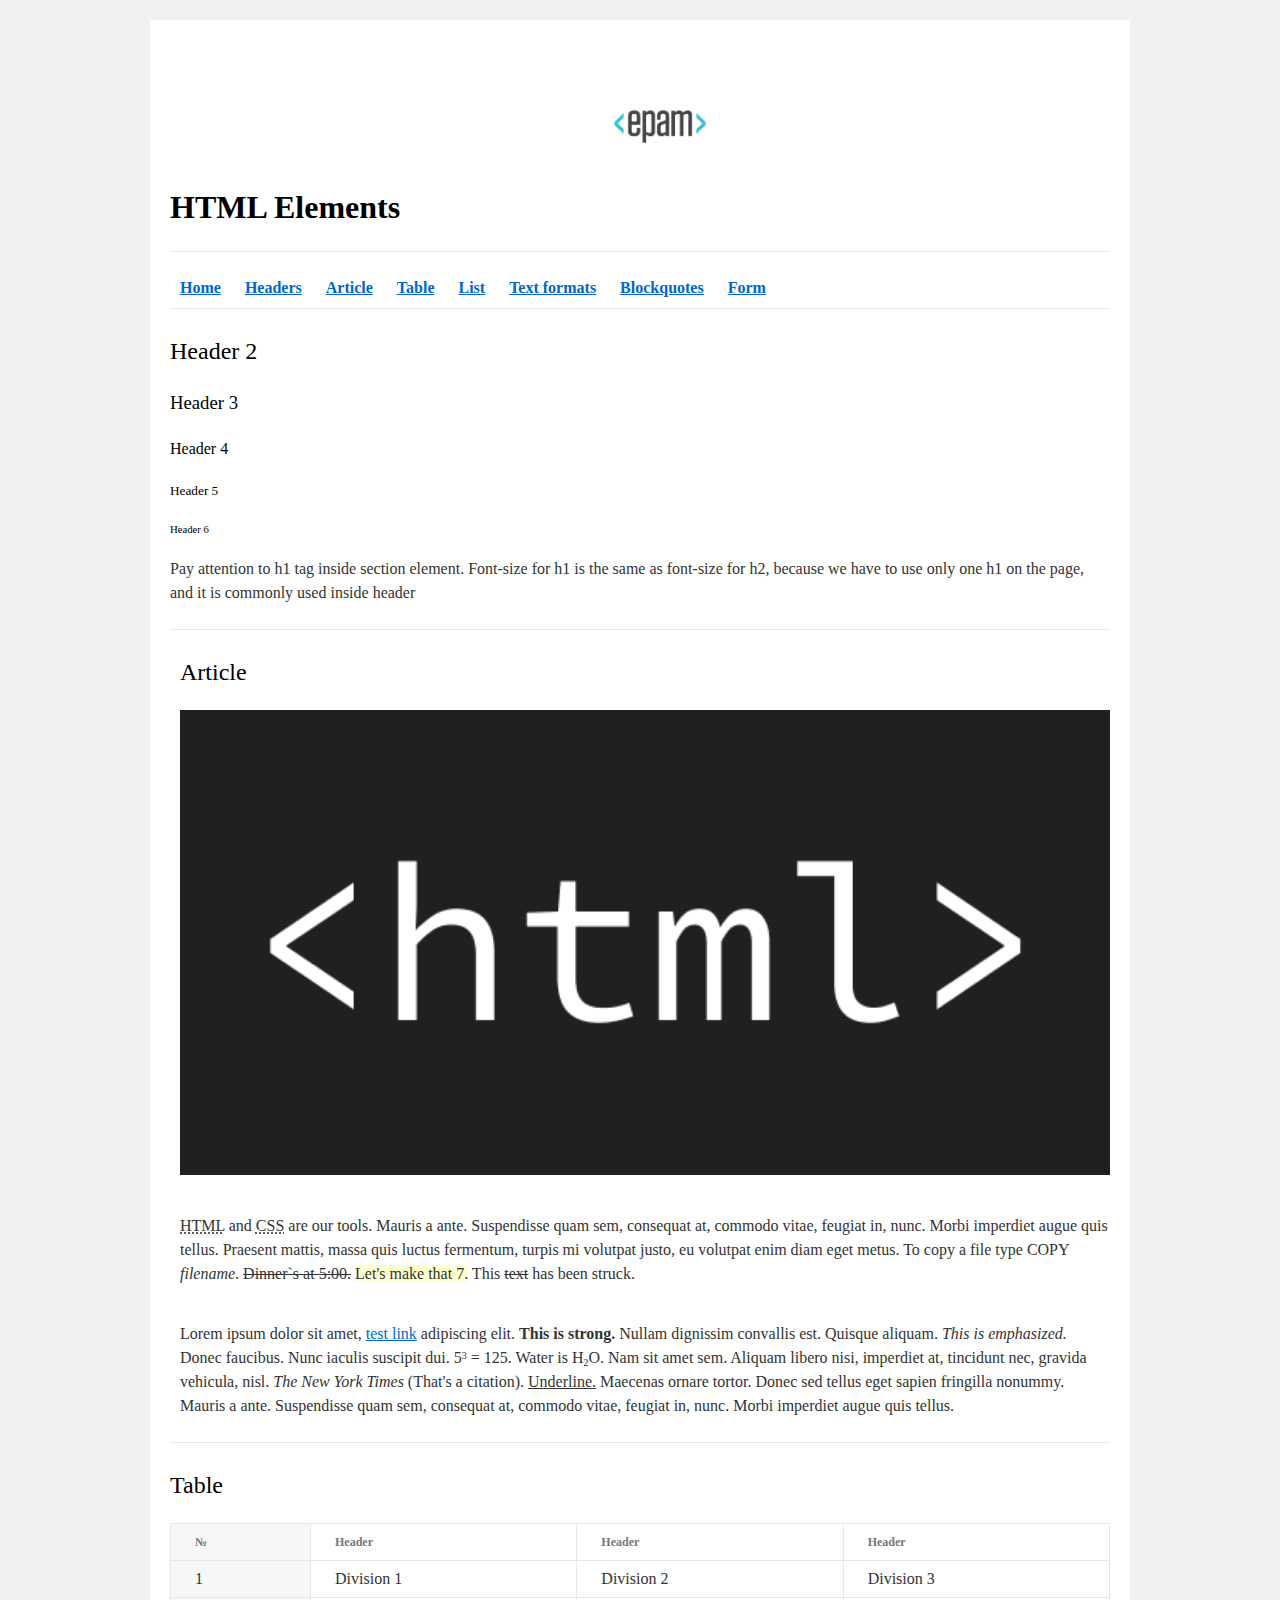
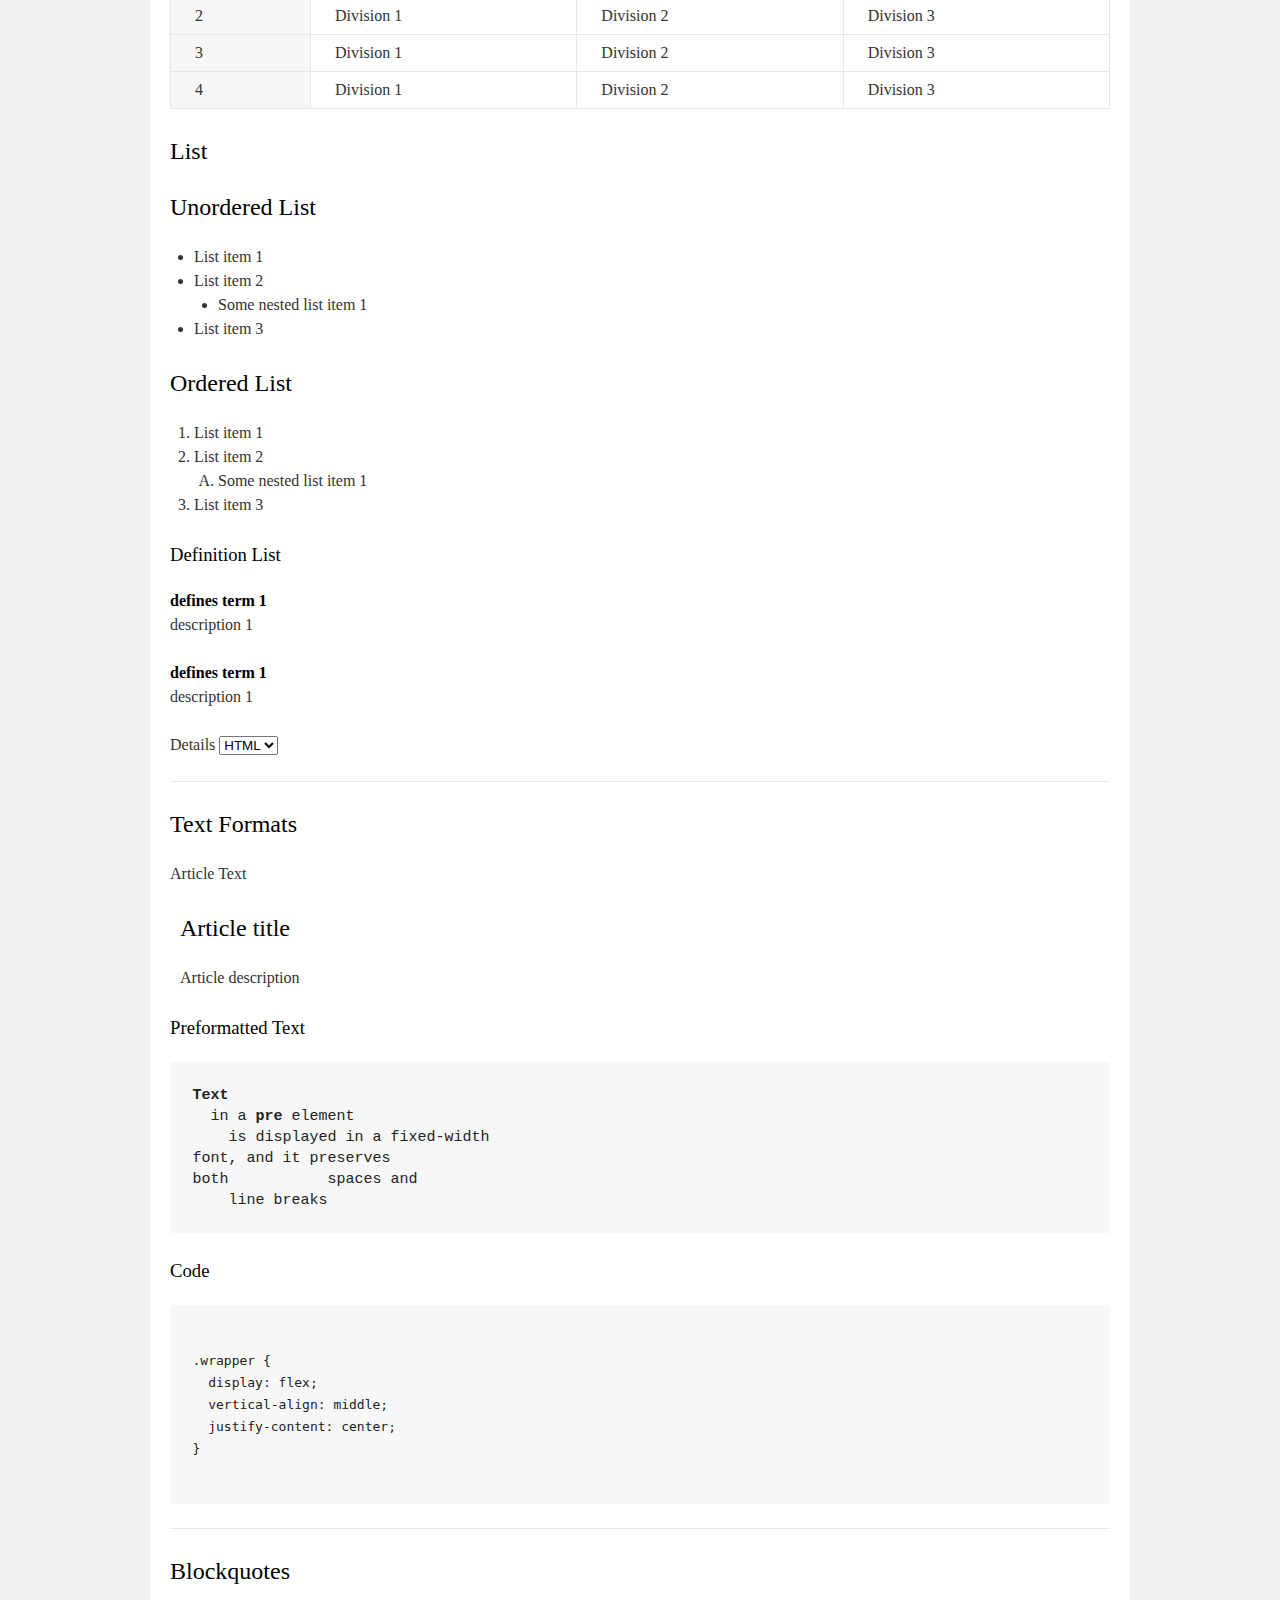
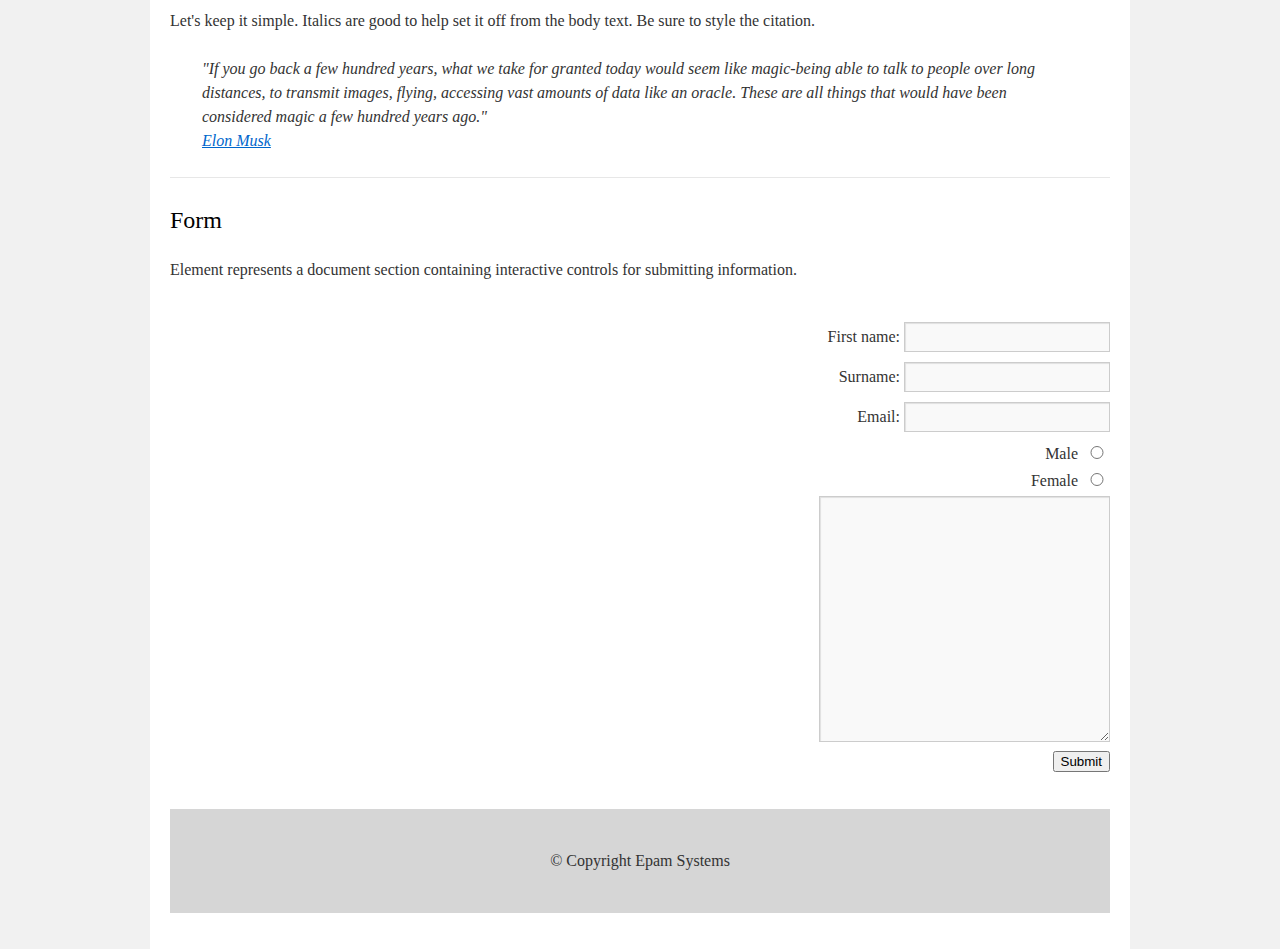
<file: HW1/index.html>
<!DOCTYPE html>
<html lang="en">

<head>
  <meta charset="utf-8">
  <title>HTML Basics</title>
  <link rel="stylesheet" href="style.css">
</head>

<body>
  <div id="wrapper">
    <div id="main">
      <div id="container">
        <div id="content" role="main">
        
          <header id="header">
            <img id="logo" alt="Company Logo" src="logo.png">
          <h1><b>HTML Elements</b></h1>
          <hr />
          <nav>
            
              <a href='#header'><b>Home</b></a>
              <a href='#headers'><b>Headers</b></a>
              <a href='#article'><b>Article</b></a>
              <a href='#table'><b>Table</b></a>
              <a href='#list'><b>List</b></a>
              <a href='#text-formats'><b>Text formats</b></a>
              <a href='#blockquotes'><b>Blockquotes</b></a>
              <a href='#form'><b>Form</b></a>
            
          </nav>
          
          <hr />
        </header>
        <main>
<section id="headers">
  <h2>Header 2</h2>
  <h3>Header 3</h3>
  <h4>Header 4</h4>
  <h5>Header 5</h5>
  <h6>Header 6</h6>
  <p>Pay attention to h1 tag inside section element. Font-size for h1 is the same as font-size for h2, because we have to use only one h1 on the page, and it is commonly used inside header</p>
</section>
<hr />
<article id="article">
  <h2>Article</h2>
  <img class="size-thumbnail" src="thumbnail.png" alt="Big HTML Picture">
  <p class="entry-content entry-summary"><abbr title="HyperText Markup Language">HTML</abbr> and <abbr title="Cascading Style Sheets">CSS</abbr> are our tools. Mauris a ante. Suspendisse quam sem, consequat at, commodo vitae, feugiat in, nunc. Morbi imperdiet augue quis tellus. Praesent mattis, massa quis luctus fermentum, turpis mi volutpat justo, eu volutpat enim diam eget metus. To copy a file type COPY <i>filename</i>. <del>Dinner`s at 5:00.</del> <ins>Let's make that 7.</ins> This <del>text</del> has been struck.</p>


    <p class="entry-content entry-summary">Lorem ipsum dolor sit amet, <a href="#">test link</a> adipiscing elit. <strong>This is strong.</strong> Nullam dignissim convallis est. Quisque aliquam. <em>This is emphasized.</em> Donec faucibus. Nunc iaculis suscipit dui. 5<sup>3</sup> = 125. Water is H<sub>2</sub>O. Nam sit amet sem. Aliquam libero nisi, imperdiet at, tincidunt nec, gravida vehicula, nisl. <cite>The New York Times</cite> (That's a citation). <u>Underline.</u> Maecenas ornare tortor. Donec sed tellus eget sapien fringilla nonummy. Mauris a ante. Suspendisse quam sem, consequat at, commodo vitae, feugiat in, nunc. Morbi imperdiet augue quis tellus.</p>
</article>
<hr />
<section id="table">
  <h2>Table</h2>
  <table>
    <colgroup>
    <col span='1' style='background-color:#f7f7f7'>
    <col span="3">
  </colgroup>
    
    <tr>
      <th>№</th>
      <th>Header</th>
      <th>Header</th>
      <th>Header</th>
    </tr>
    <tr>
      <td>1</td>
      <td>Division 1</td>
      <td>Division 2</td>
      <td>Division 3</td>
    </tr>
    <tr>
      <td>2</td>
      <td>Division 1</td>
      <td>Division 2</td>
      <td>Division 3</td>
    </tr>
    <tr>
      <td>3</td>
      <td>Division 1</td>
      <td>Division 2</td>
      <td>Division 3</td>
    </tr>
    <tr>
      <td>4</td>
      <td>Division 1</td>
      <td>Division 2</td>
      <td>Division 3</td>
    </tr>
  </table>
</section>
<section id="list">
  <h2>List</h2>
  <h2>Unordered List</h2>
  <ul>
    <li>List item 1</li>
    <li>List item 2
    
    <ul>
      <li>Some nested list item 1</li>
    </ul></li>
<li>List item 3</li>
  </ul>
  <h2>Ordered List</h2>
  <ol>
    <li>List item 1</li>
    <li>List item 2
    <ol>
      <li>Some nested list item 1</li>
    </ol></li>
    <li>List item 3</li>
  </ol>
  <h3>Definition List</h3>
  <dl><dt>defines term 1</dt>
  <dd>description 1</dd>
  <dt>defines term 1</dt>
  <dd>description 1</dd></dl>
  <p>Details
  <select>
    <option>HTML</option>
    <option>CSS</option>
    <option>JS</option></select></p> 
</section>
<hr />
<section id="text-formats">
  <h2>Text Formats</h2>
  <p>Article Text</p>
  <article>
    <h2>Article title</h2>
    <p>Article description</p>
  </article>
  <h3>Preformatted Text</h3>
  <pre><b>Text</b>
  in a <b>pre</b> element
    is displayed in a fixed-width
font, and it preserves
both           spaces and
    line breaks</pre>
      <h3>Code</h3>
      <pre><code>
.wrapper {
  display: flex;
  vertical-align: middle;
  justify-content: center;
}
          </code> </pre>
</section>
<hr />

  <h2 id="blockquotes">Blockquotes</h2>
  <p>Let's keep it simple. Italics are good to help set it off from the body text. Be sure to style the citation.</p>
  <blockquote>"If you go back a few hundred years, what we take for granted today would seem like magic-being able to talk to people over long distances, to transmit images, flying, accessing vast amounts of data like an oracle. These are all things that would have been considered magic a few hundred years ago." <br />          
    <a href='https://en.wikipedia.org/wiki/Elon_Musk'>Elon Musk</a></blockquote>

<hr />
<section>
  <h2>Form</h2>
  <p>Element represents a document section containing interactive controls for submitting information.</p>
  
    <form id="form" method="get" name="form">
      
      <label for="fname">First name: <input id="fname" type="text"></label>
      <br />
      <label for="surname">Surname: <input id="surname" type="text" name="surname"></label>
      <br />
      <label for="email">Email: <input id="email" type="email"></label>
      <br />
      <label for="male">Male <input id="male" type="radio" name="gender" value="Male"></label>
      <br />
      <label for="female">Female <input id="female" type="radio" value="Female" name="gender"></label>
      <br />
      <textarea cols='30' rows="10"></textarea><br />
      <button type="submit">Submit</button>
    
    </form>
  
</section>
</main>
<footer>
  &copy; Copyright Epam Systems
</footer>



        </div>
      </div>
    </div>
  </div>
</body>

</html>
</file>
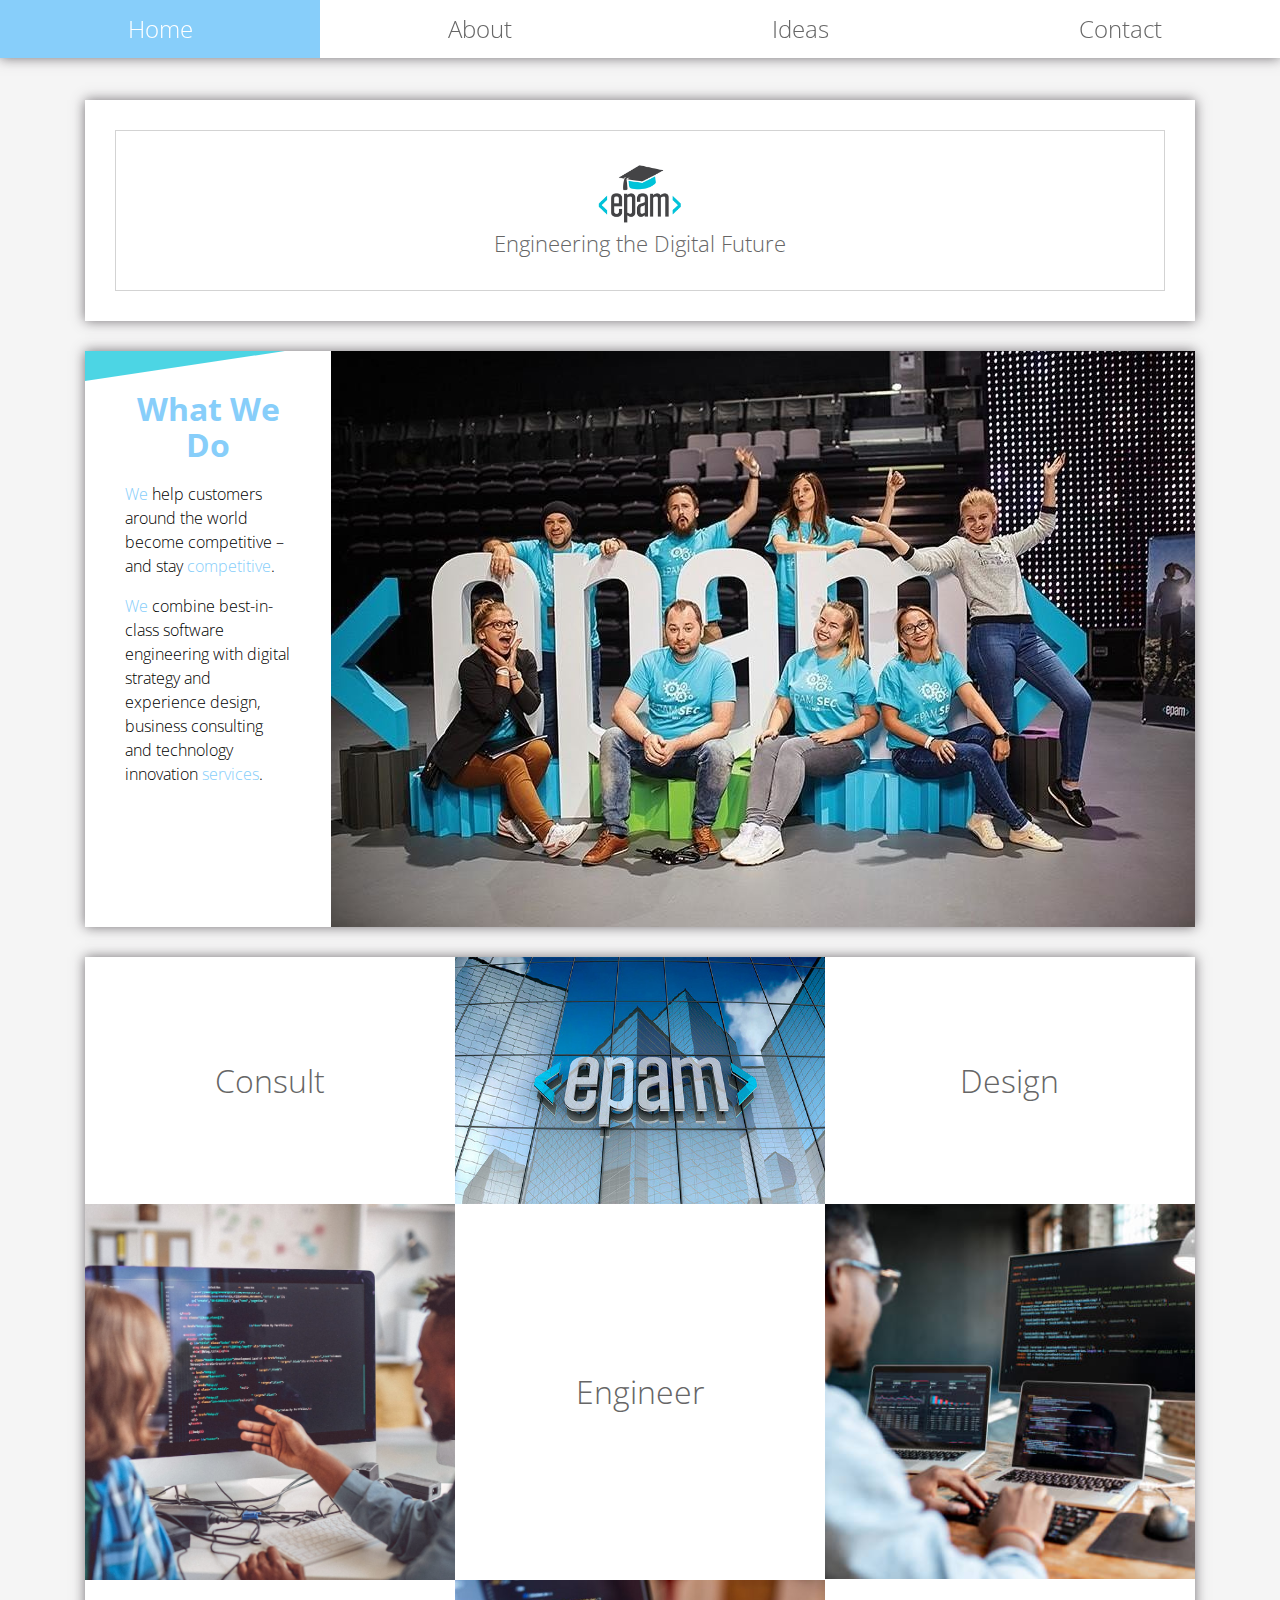
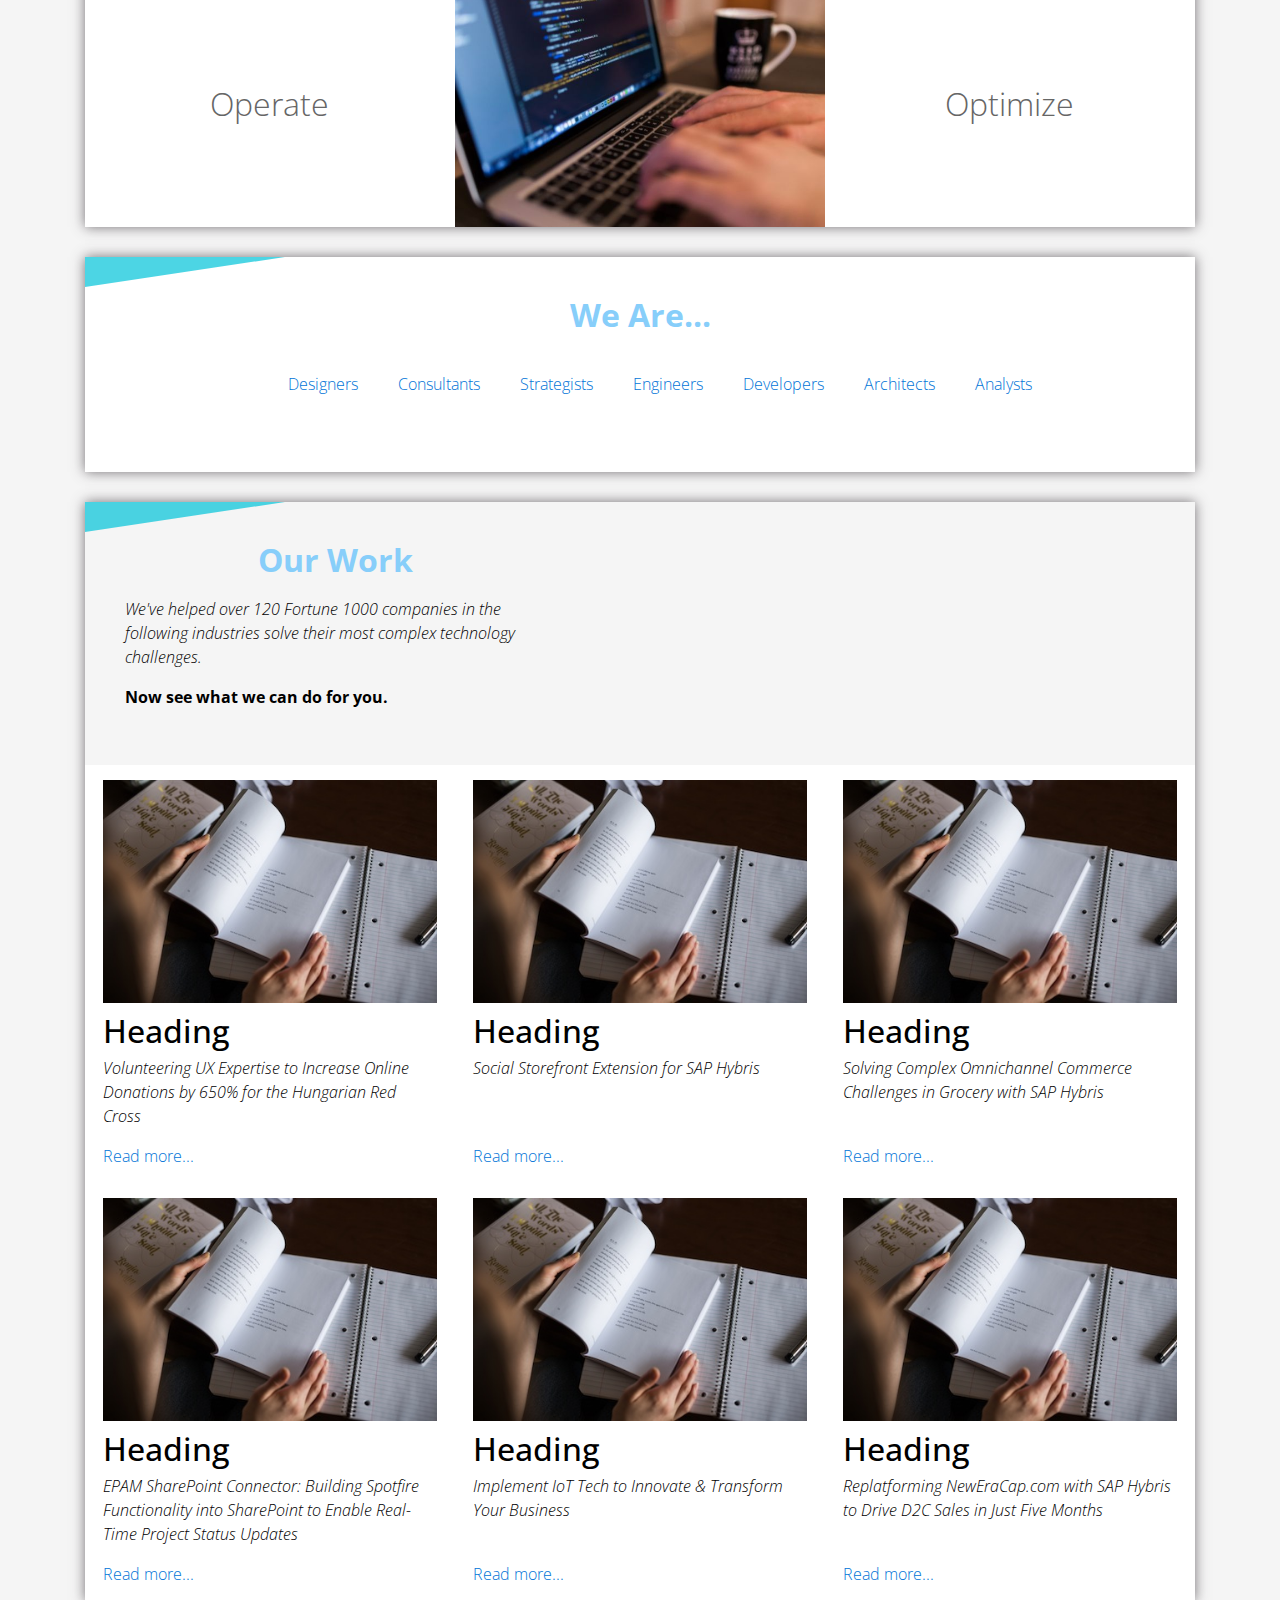
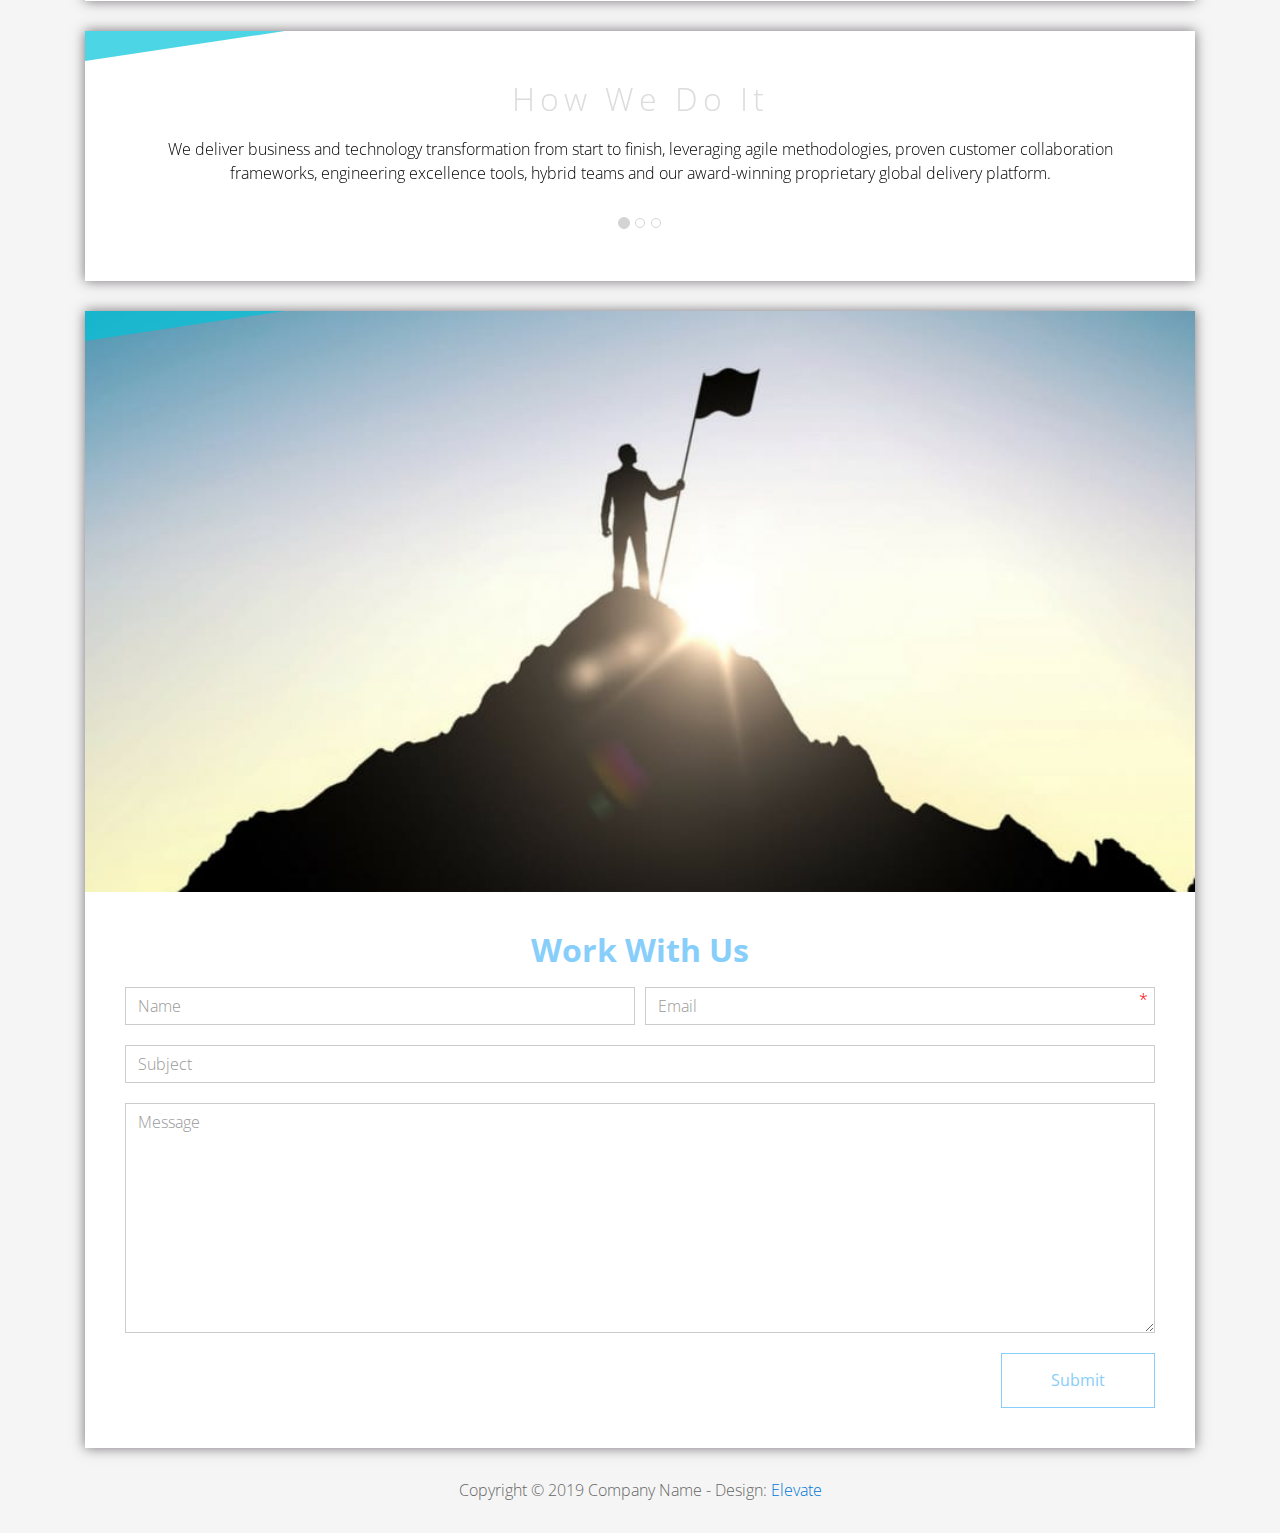
<file: HW2/index.html>
<!DOCTYPE html>
<html lang="en">
<head>
  <meta charset="utf-8">
  <meta http-equiv="X-UA-Compatible" content="IE=edge">
  <meta name="viewport" content="width=device-width, initial-scale=1">

  <title>CSS Basics HW</title>



  <!-- load stylesheets -->
  <link rel="stylesheet" href="http://fonts.googleapis.com/css?family=Open+Sans:300,400">
  <!-- Google web font "Open Sans" -->
  <link rel="stylesheet" href="css/bootstrap.min.css">
  <!-- Bootstrap style -->
  <link rel="stylesheet" href="css/general.css">
  <link rel="stylesheet" href="css/style.css">
  <!-- Templatemo style -->
</head>

<body>
<div class="container">

  <div class="tm-sidebar">
    <nav class="tm-main-nav">
      <ul>
        <li class="tm-nav-item"><a href="#home" class="tm-nav-item-link">Home</a></li>
        <li class="tm-nav-item"><a href="#about" class="tm-nav-item-link">About</a></li>
        <li class="tm-nav-item"><a href="#ideas" class="tm-nav-item-link">Ideas</a></li>
        <li class="tm-nav-item"><a href="#contact" class="tm-nav-item-link">Contact</a></li>
      </ul>
    </nav>
  </div>

  <div class="tm-main-content">

    <div id="home" class="tm-content-box tm-content-header margin-b-10">
      <div class="tm-banner">
        <div class="tm-banner-inner">
          <img src="img/epam_logo.png" width="100" alt="">
          <p class="tm-banner-text">Engineering the Digital Future</p>
        </div>
      </div>
    </div>

    <section>
      <div id="main" class="tm-content-box flex-2-col">

        <div class="padding-medium flex-item tm-team-description-container flex-item">
          <h2 class="tm-section-title section-title">What We Do</h2>
          <p class="tm-section-description"><span class="color-blue">We</span> help customers around the world become competitive – and stay <span class="color-blue">competitive</span>.</p>
          <p class="tm-section-description"><span class="color-blue">We</span> combine best-in-class software engineering with digital strategy and experience design, business consulting and technology innovation <span class="color-blue">services</span>.</p>
        </div>
        <div class="flex-item">
          <img src="img/epamers.jpg" alt="epam-mexico">
        </div>

      </div>

      <div id="about" class="tm-content-box">

        <ul class="boxes gallery-container">
          <li class="box box-bg">
            <h2 class="tm-section-title tm-section-title-box tm-box-bg-title">Consult</h2>
          </li>
          <li class="box">
            <a href="img/img-1.jpg">
              <img src="img/img-1.jpg" alt="Image" class="img-fluid thumbnail box-img">
            </a>
          </li>
          <li class="box box-bg">
            <h2 class="tm-section-title tm-section-title-box tm-box-bg-title">Design</h2>
          </li>
          <li class="box">
            <a href="img/img-2.jpg">
              <img src="img/img-2.jpg" alt="Image" class="img-fluid thumbnail box-img">
            </a>
          </li>
          <li class="box box-bg">
            <h2 class="tm-section-title tm-section-title-box tm-box-bg-title">Engineer</h2>
          </li>
          <li class="box">
            <a href="img/img-3.jpg">
              <img src="img/img-3.jpg" alt="Image" class="img-fluid thumbnail box-img">
            </a>
          </li>
          <li class="box box-bg">
            <h2 class="tm-section-title tm-section-title-box tm-box-bg-title">Operate</h2>
          </li>
          <li class="box">
            <a href="img/idea-4.jpg">
              <img src="img/img-4.jpg" alt="Image" class="img-fluid thumbnail box-img">
            </a>
          </li>
          <li class="box box-bg">
            <h2 class="tm-section-title tm-section-title-box tm-box-bg-title">Optimize</h2>
          </li>
        </ul>

      </div>

    </section>

    <!-- slider -->
    <section id="we-are" class="heading tm-content-box">
      <div class="padding-medium">
        <h2 class="tm-section-title section-title">We are...</h2>
        <ol>
          <li><a href="#" class="text">Designers</a></li>
          <li><a href="#">Consultants</a></li>
          <li><a href="#" class="text">Strategists</a></li>
          <li><a href="#">Engineers</a></li>
          <li><a href="#">Developers</a></li>
          <li><a href="#">Architects</a></li>
          <li><a href="#">Analysts</a></li>
        </ol>
      </div>
    </section>

    <section id="our-work" class="blocks">
      <div class="padding-medium flex-item tm-team-description-container">
        <h2 class="tm-section-title section-title">Our Work</h2>
        <p class="tm-section-description">We've helped over 120 Fortune 1000 companies in the following industries solve their most complex technology challenges. </p>
        <p class="tm-section-description"> Now see what we can do for you.</p>
      </div>
      <div  class="tm-content-box">
        <ul class="boxes gallery-container">
          <li class="box box-work">
            <img src="img/study.jpeg" alt="Image" class="img-fluid">
            <div class="content">
              <h2>Heading</h2>
              <p>Volunteering UX Expertise to Increase Online Donations by 650% for the Hungarian Red Cross</p>
            </div>
            <a href="#" class="link">Read more...</a>
          </li>
          <li class="box box-work">
            <img src="img/study.jpeg" alt="Image" class="img-fluid">
            <div class="content">
              <h2>Heading</h2>
              <p>Social Storefront Extension for SAP Hybris</p>
            </div>
            <a href="#" class="link">Read more...</a>
          </li>
          <li class="box box-work">
            <img src="img/study.jpeg" alt="Image" class="img-fluid">
            <div class="content">
              <h2>Heading</h2>
              <p>Solving Complex Omnichannel Commerce Challenges in Grocery with SAP Hybris</p>
            </div>
            <a href="#" class="link">Read more...</a>
          </li>
          <li class="box box-work">
            <img src="img/study.jpeg" alt="Image" class="img-fluid">
            <div class="content">
              <h2>Heading</h2>
              <p>EPAM SharePoint Connector: Building Spotfire Functionality into SharePoint to Enable Real-Time Project Status Updates</p>
            </div>
            <a href="#" class="link">Read more...</a>
          </li>
          <li class="box box-work">
            <img src="img/study.jpeg" alt="Image" class="img-fluid">
            <div class="content">
              <h2>Heading</h2>
              <p>Implement IoT Tech to Innovate &amp; Transform Your Business</p>
            </div>
            <a href="#" class="link">Read more...</a>
          </li>
          <li class="box box-work">
            <img src="img/study.jpeg" alt="Image" class="img-fluid">
            <div class="content">
              <h2>Heading</h2>
              <p>Replatforming NewEraCap.com with SAP Hybris to Drive D2C Sales in Just Five Months</p>
            </div>
            <a href="#" class="link">Read more...</a>
          </li>
        </ul>

      </div>
    </section>

    <section id="ideas">
      <div id="tmCarousel" class="carousel slide tm-content-box" data-ride="carousel">

        <ol class="carousel-indicators">
          <li data-target="#tmCarousel" data-slide-to="0" class="active"></li>
          <li data-target="#tmCarousel" data-slide-to="1" class=""></li>
          <li data-target="#tmCarousel" data-slide-to="2" class=""></li>
        </ol>

        <div class="carousel-inner" role="listbox">

          <div class="carousel-item active">
            <div class="carousel-content">
              <div class="flex-item">
                <h2 class="tm-section-title">How We Do It</h2>
                <p class="tm-section-description carousel-description">We deliver business and technology transformation from start to finish, leveraging agile methodologies, proven customer collaboration frameworks, engineering excellence tools, hybrid teams and our award-winning proprietary global delivery platform.</p>
              </div>
            </div>
          </div>

          <div class="carousel-item">
            <div class="carousel-content">
              <div class="flex-item">
                <h2 class="tm-section-title">Our Clients</h2>
                <p class="tm-section-description carousel-description">Lorem ipsum dolor sit amet,
                  consectetur adipiscing elit. Quisque vel nisi pharetra nibh varius pharetra ac
                  sagittis nisi. Etiam pharetra vestibulum hendrerit. Pellentesque interdum metus
                  sed massa rutrum.</p>
              </div>
            </div>
          </div>

          <div class="carousel-item">
            <div class="carousel-content">
              <div class="flex-item">
                <h2 class="tm-section-title">Our Projects</h2>
                <p class="tm-section-description carousel-description">Donec ex libero, fringilla
                  vitae purus sit amet, rhoncus pharetra lorem. Pellentesque id sem id lacus
                  ultricies vehicula. Aliquam rutrum mi non. Pellentesque interdum metus sed massa
                  rutrum.</p>
              </div>
            </div>
          </div>

        </div>

      </div>
    </section>

    <section id="forms" class="tm-content-box">
      <img src="img/contact-us.jpg" alt="Contact image" class="img-fluid img-contact-us">

      <div id="contact" class="padding-medium">
        <h2 class="tm-section-title section-title">Work with Us</h2>
        <form action="#contact" method="get" class="contact-form">

          <div class="form-group col-xs-12 col-sm-12 col-md-6 col-lg-6 form-group-2-col-left">
            <input type="text" id="contact_name" name="contact_name" class="form-control"
                   placeholder="Name" required/>
          </div>
          <div class="form-group col-xs-12 col-sm-12 col-md-6 col-lg-6 form-group-2-col-right mandatory-field">
            <input type="email" id="contact_email" name="contact_email" class="form-control"
                   placeholder="Email" required/>
          </div>
          <div class="form-group">
            <input type="text" id="contact_subject" name="contact_subject" class="form-control"
                   placeholder="Subject" required/>
          </div>
          <div class="form-group">
            <textarea id="contact_message" name="contact_message" class="form-control" rows="9"
                      placeholder="Message" required></textarea>
          </div>

          <button type="submit" class="btn btn-primary submit-btn">Submit</button>

        </form>
      </div>
    </section>

    <footer class="tm-footer">
      <p class="text-xs-center">Copyright &copy; 2019 Company Name

        - Design: <a rel="nofollow" href="http://www.templatemo.com/tm-481-elevate"
                     target="_parent">Elevate</a></p>
    </footer>

  </div>

</div>

</body>
</html>
</file>
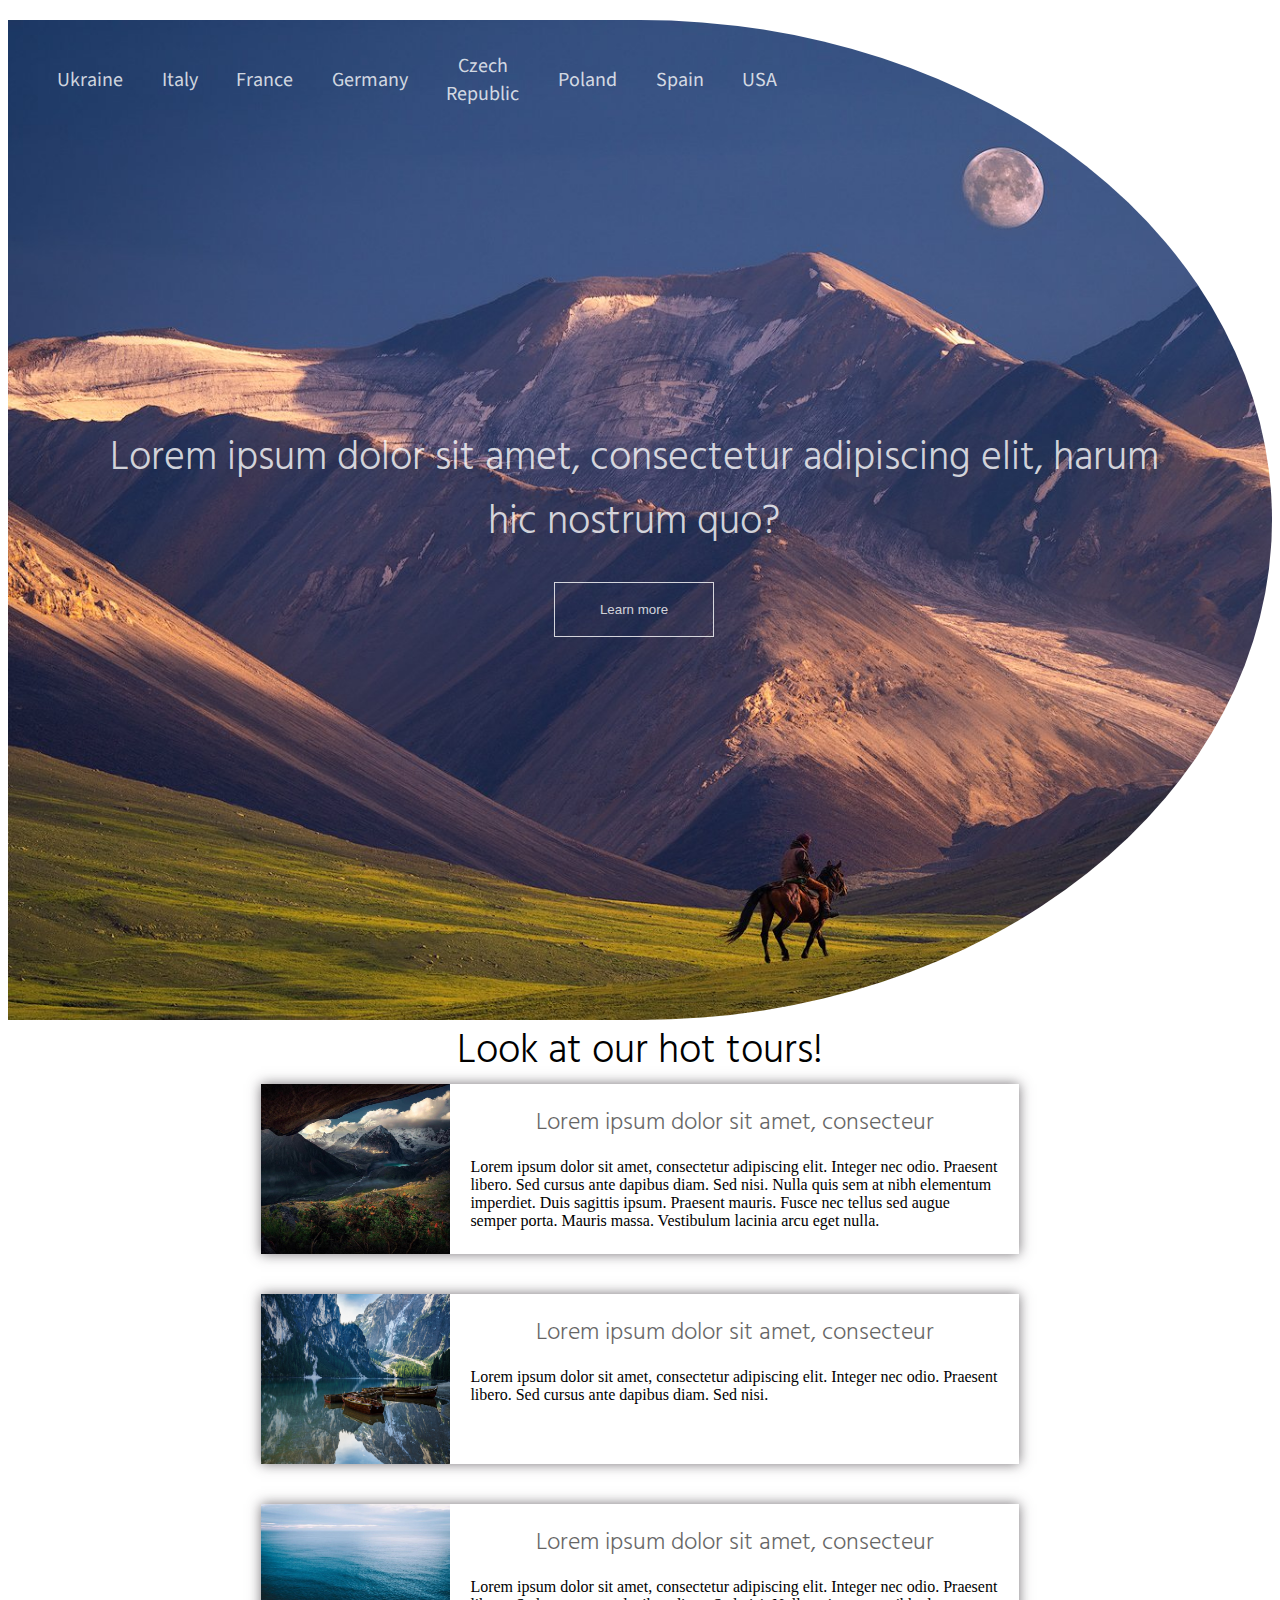
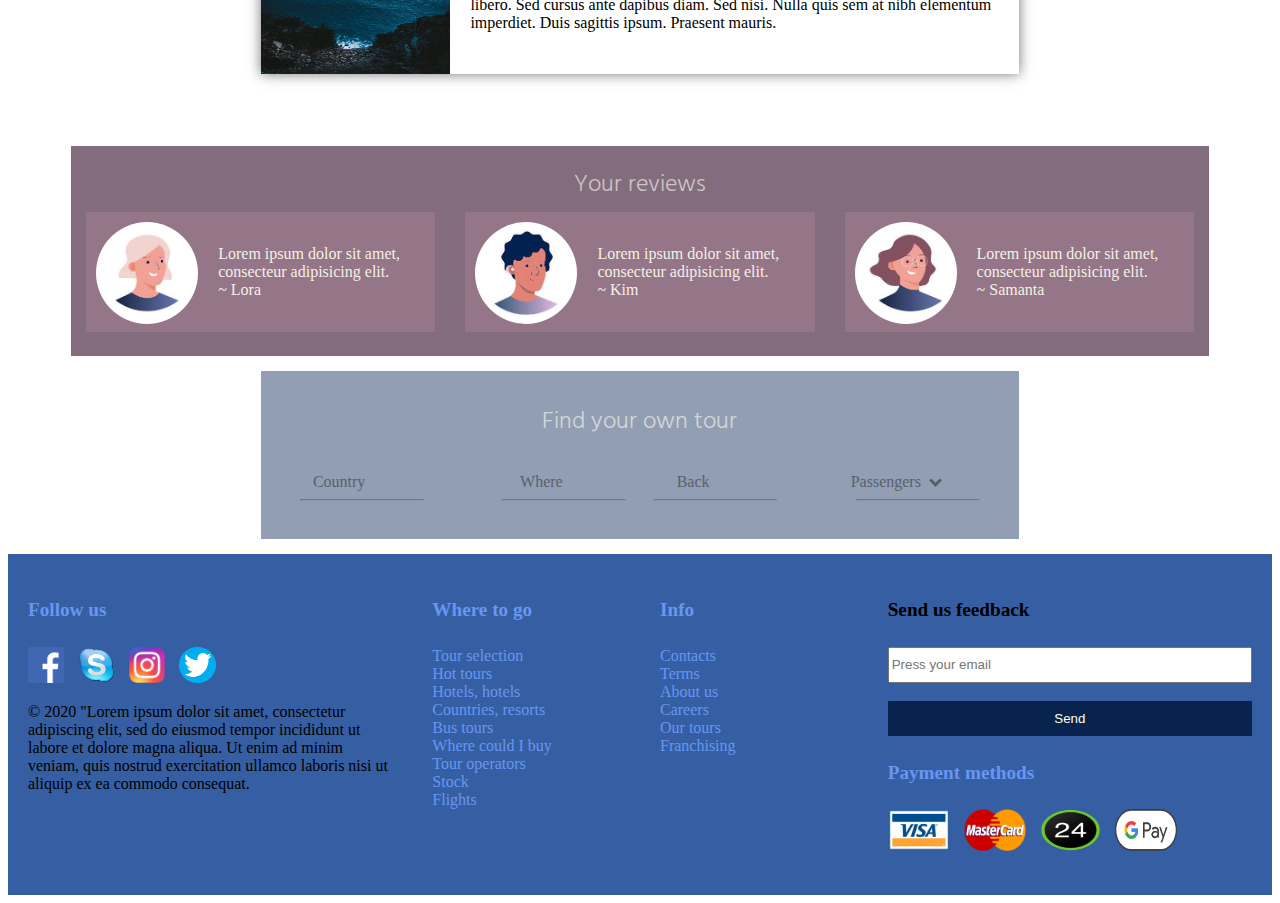
<file: HW3/index.html>
<!DOCTYPE html>
<html lang="en">

<head>
    <meta charset="UTF-8">
    <meta name="viewport" content="width=device-width, initial-scale=1.0">
    <meta http-equiv="X-UA-Compatible" content="ie=edge">
    <link href="https://fonts.googleapis.com/css?family=Hind:400,600%7CSource+Sans+Pro:400,600,700%7CFresca"
          rel="stylesheet"/>
    <title>Pre & Post Processing CSS</title>

    <link rel="stylesheet" type="text/css" href="css/style1.css">
    <!--    <link rel="stylesheet" type="text/css" href="css/style2.css">-->
</head>
<body>
    <div class="banner">
<nav>
    <a href="#">Ukraine</a>
    <a href="#">Italy</a>
    <a href="#">France</a>
    <a href="#">Germany</a>
    <a href="#">Czech <br> Republic</a>
    <a href="#">Poland</a>
    <a href="#">Spain</a>
    <a href="#">USA</a>
</nav>
<div class="central-content">
    <h1>Lorem ipsum dolor sit amet, consectetur adipiscing elit, harum hic nostrum quo?</h1>
    <button>Learn more</button>
</div>

    </div>
    <main>
        <div class="content">
            <h2>Look at our hot tours!</h2>
            <div class="details">
                <img src="img/1.jpg" alt="">
                <div class="text">
                    <h3>Lorem ipsum dolor sit amet, consecteur</h3>
                    <p>Lorem ipsum dolor sit amet, consectetur adipiscing elit. Integer nec odio. Praesent libero. Sed cursus ante dapibus diam. Sed nisi. Nulla quis sem at nibh elementum imperdiet. Duis sagittis ipsum. Praesent mauris. Fusce nec tellus sed augue semper porta. Mauris massa. Vestibulum lacinia arcu eget nulla. </p>
                </div> 
            </div>
            <div class="details">
                <img src="img/2.jpg" alt="">
                <div class="text">
                    <h3>Lorem ipsum dolor sit amet, consecteur</h3>
                    <p>Lorem ipsum dolor sit amet, consectetur adipiscing elit. Integer nec odio. Praesent libero. Sed cursus ante dapibus diam. Sed nisi. </p>
                </div> 
            </div>
            <div class="details">
                <img src="img/3.jpg" alt="">
                <div class="text">
                    <h3>Lorem ipsum dolor sit amet, consecteur</h3>
                    <p>Lorem ipsum dolor sit amet, consectetur adipiscing elit. Integer nec odio. Praesent libero. Sed cursus ante dapibus diam. Sed nisi. Nulla quis sem at nibh elementum imperdiet. Duis sagittis ipsum. Praesent mauris. </p>
                </div> 
            </div>
        </div>
        <div class="reviews">
            <h4>Your reviews</h4>
            <div class="rev-blocks">
            <div class="rev">
                <img src="img/woman.jpg" alt="">
                <p>Lorem ipsum dolor sit amet, consecteur adipisicing elit. <br> ~ Lora</p>
            </div>
            <div class="rev">
                <img src="img/man.jpg" alt="">
                <p>Lorem ipsum dolor sit amet, consecteur adipisicing elit. <br> ~ Kim</p>
            </div>
            <div class="rev">
                <img src="img/woman2.jpg" alt="">
                <p>Lorem ipsum dolor sit amet, consecteur adipisicing elit. <br> ~ Samanta</p>
            </div>
        </div>
        </div>
        <div class="find-tour">
            <h4>Find your own tour</h4>
            <form>
                <div class="label"><label>Country</label><hr></div>
                <div id="center"><div class="label"><label>Where</label><hr></div>
                <div class="label"><label>Back</label><hr></div></div>
                <div class="label"><label>Passengers<i class="down"></i></label><hr></div>
            </form>
        </div>
    </main>
    <footer>
        <div class="follow-us">
            <h4>Follow us</h4>
<div class="social-media">
    <img src="img/fb_icon.png" alt="facebook">
    <img src="img/sk_icon.png" alt="skype">
    <img src="img/inst_icon.png" alt="instagram">
    <img src="img/tw_icon.png" alt="twitter">
</div>
<div class="copyright">
    <p>&copy; 2020 "Lorem ipsum dolor sit amet, consectetur adipiscing elit, sed do eiusmod tempor incididunt ut labore et dolore magna aliqua. Ut enim ad minim veniam, quis nostrud exercitation ullamco laboris nisi ut aliquip ex ea commodo consequat.</p>
</div>
        </div>

        <div class="where-to-go">
            <h4>Where to go</h4>
<a href="" class="links">Tour selection</a>
<a href="" class="links">Hot tours</a>
<a href="" class="links">Hotels, hotels</a>
<a href="" class="links">Countries, resorts</a>
<a href="" class="links">Bus tours</a>
<a href="" class="links">Where could I buy</a>
<a href="" class="links">Tour operators</a>
<a href="" class="links">Stock</a>
<a href="" class="links">Flights</a>
        </div>
        <div class="info">
            <h4>Info</h4>
            <a href="" class="links">Contacts</a>
            <a href="" class="links">Terms</a>
            <a href="" class="links">About us</a>
            <a href="" class="links">Careers</a>
            <a href="" class="links">Our tours</a>
            <a href="" class="links">Franchising</a>
        </div>
        <div class="send-us-feedback">
            <h4>Send us feedback</h4>
           
<input placeholder="Press your email">
<div class="button">
<button>Send</button>
</div>
<div class="payment">
    <h4>Payment methods</h4>
    <img src="img/visa.png" alt="visa">
    <img src="img/masterCard.png" alt="mastercard">
    <img src="img/Privat24.png" alt="privat24">
    <img src="img/GPay.png" alt="Gpay">
</div>
        </div>
    </footer>
    
</body>
</html>
</file>
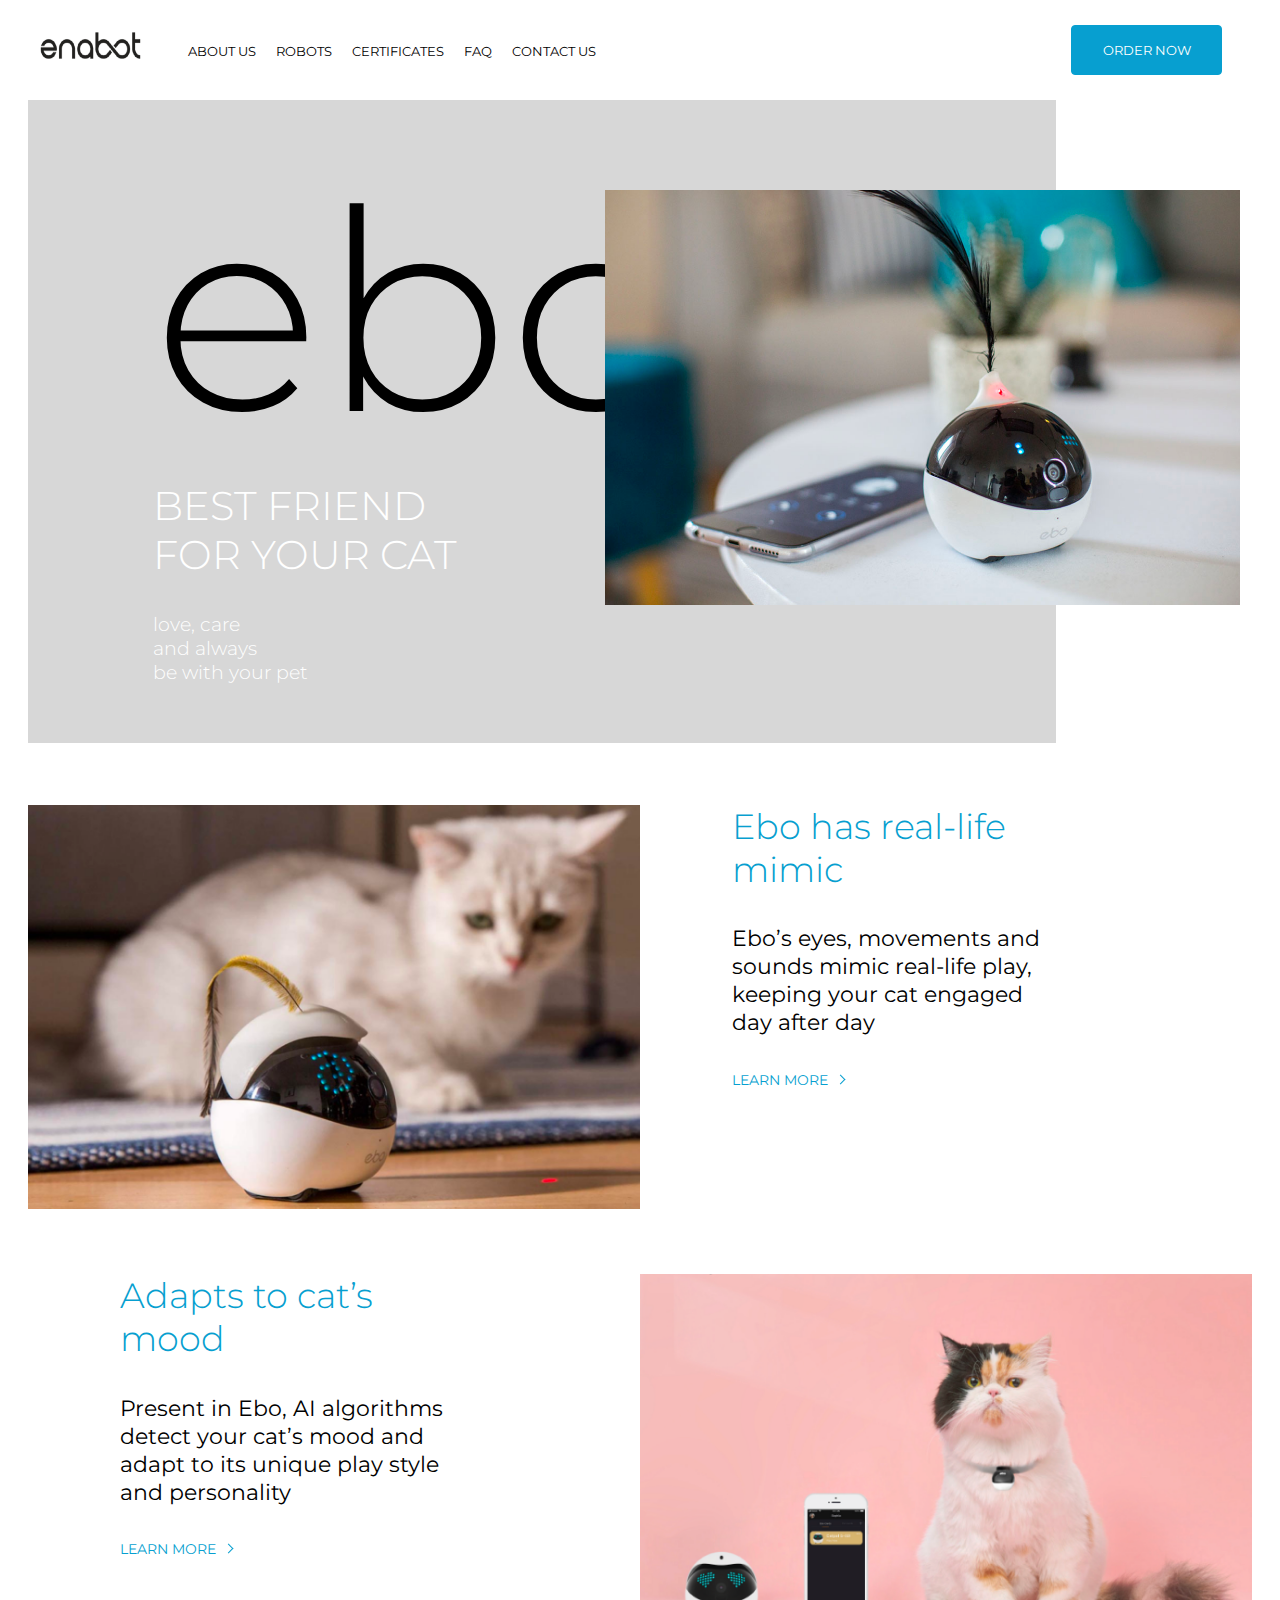
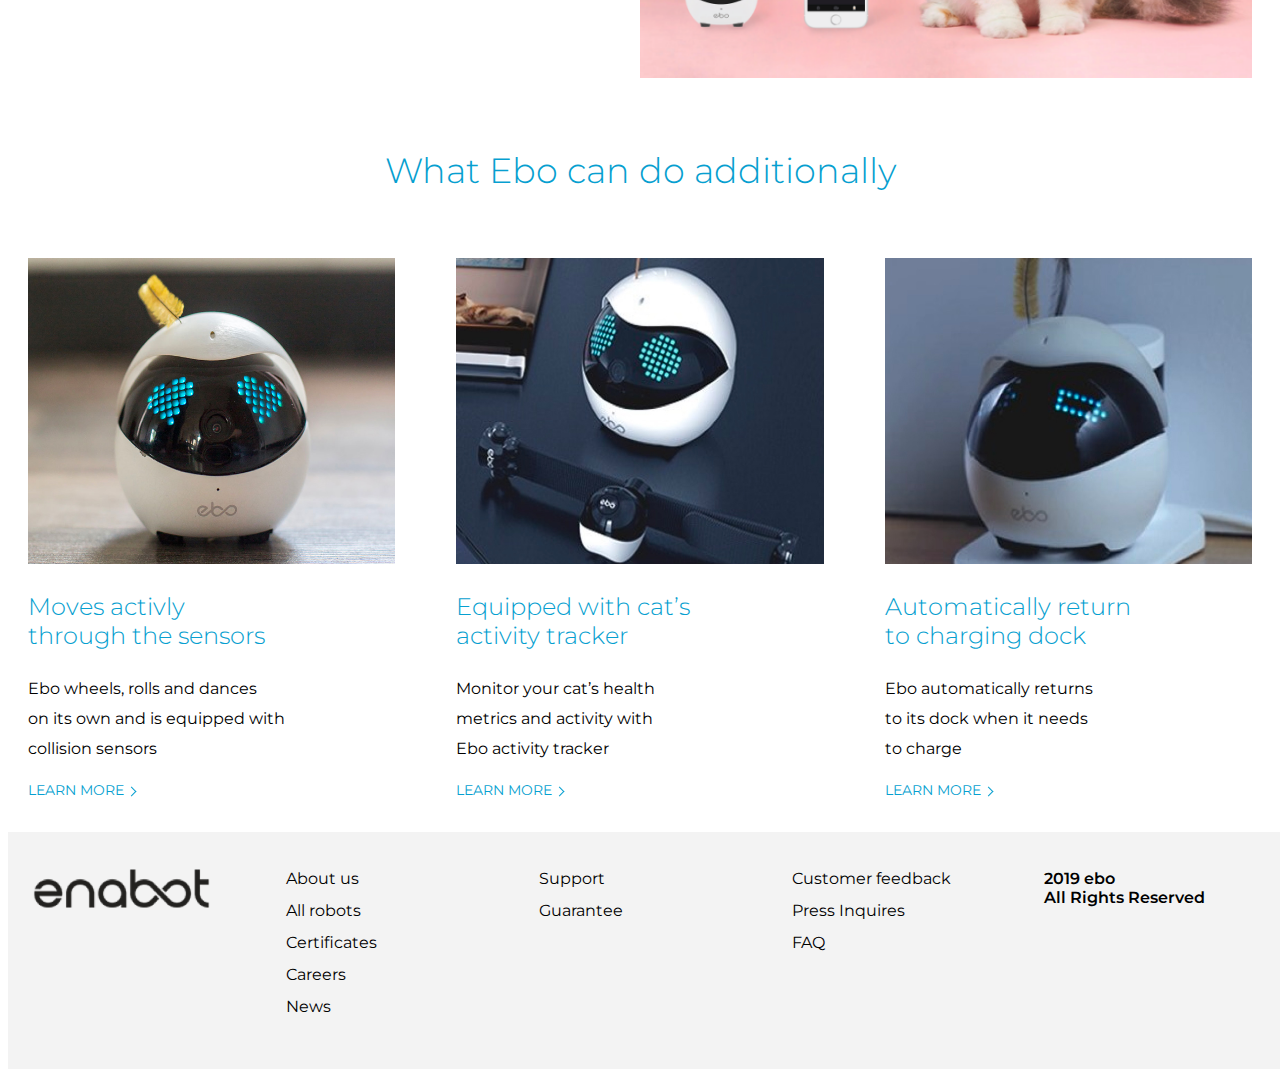
<file: HW4/index.html>
<!DOCTYPE html>
<html lang="en">
    <head>
        <title>Enabot</title>
        <meta charset="UTF-8">
    <meta name="viewport" content="width=device-width, initial-scale=1.0">
    <meta http-equiv="X-UA-Compatible" content="ie=edge">
    <meta name="description" content="Ebo is the best friend for your cat. Real-life mimic, adapts to cat's mood, moves actively, automatic behavior">
        <link rel="stylesheet" type="text/css" href="css/style.css">
        <link rel="preconnect" href="https://fonts.googleapis.com">
        <link rel="preconnect" href="https://fonts.googleapis.com">
        <link rel="preconnect" href="https://fonts.gstatic.com" crossorigin>
        <link href="https://fonts.googleapis.com/css2?family=Montserrat:wght@100;200;300;600&display=swap" rel="stylesheet">
    </head>
    <body>
        <header>
            <div id='logo'>
                <a href="#"><img src="img/logo.png" alt="logo"></a>
            </div>
        
        <nav>
            <ul>
                <li><a href="#">About us</a></li>
                <li><a href="#">Robots</a></li>
                <li><a href="#">Certificates</a></li>
                <li><a href="#">Faq</a></li>
                <li><a href="#">Contact us</a></li>
            </ul>
            
        </nav>
        <div id="button"><button>Order now</button></div>
        
    </header>
    <section class="banner">
        <div class="promo">
            <h1>ebo</h1>
            <h2>Best friend <br> for your cat</h2>
            <p>love, care <br> and always<br> be with your pet</p>
        </div>
        <img class="photo-promo" src="img/main.png" alt="">
    </section>
    <main>
        <div class="block">
            <div class="main-details"><img src="img/cat1.png" alt="cat1"></div>
        <div class="main-details">
            <div class='text-block'>
            <h2>Ebo has real-life mimic</h2>
            <p>Ebo’s eyes, movements and sounds mimic real-life play, keeping your cat engaged day after day</p>
            <a>Learn more <i class='right-arrow'></i></a>
        </div>
        </div>
        </div>
        <div class="block">
        <div class="main-details">
            <div class='text-block'>
                <h2>Adapts to cat’s mood</h2>
                <p>Present in Ebo, AI algorithms detect your cat’s mood and adapt to its unique play style and personality</p>
                <a>Learn more <i class='right-arrow'></i></a>
            </div>
        </div>
            <div class="main-details"><img src="img/cat2.png" alt="cat2">
            </div>
        </div>
    </main>
    <section class='addition'>
        <div class="title">
          <h2>What Ebo can do additionally</h2>  
        </div>
        <div class="info-blocks">
            
            <div class="features">
                <img src="img/ebo1.jpg" alt="">
                <div class="feature-text">
                    <h3>Moves activly through the sensors</h3>
                    <p>Ebo wheels, rolls and dances <br> on its own and is equipped with<br> collision sensors</p>
                    <a>Learn more <i class='right-arrow'></i></a>
                </div>  
              </div>
              <div class="features">
                <img src="img/ebo2.jpg" alt="">
                <div class="feature-text">
                    <h3>Equipped with cat’s activity tracker</h3>
                    <p>Monitor your cat’s health<br> metrics and activity with<br> Ebo activity tracker</p>
                    <a>Learn more <i class='right-arrow'></i></a>
                </div>  
              </div>
              <div class="features">
                <img src="img/ebo3.jpg" alt="">
                <div class="feature-text">
                    <h3>Automatically return to charging dock</h3>
                    <p>Ebo automatically returns<br> to its dock when it needs<br> to charge</p>
                    <a>Learn more <i class='right-arrow'></i></a>
                </div>  
              </div>

        </div>

    </section>

    <footer>
        <div class="f-section"><a href="#"><img src="img/logo.png" alt="logo"></a></div>
        <div class="f-section">
            <a href="#">About us</a>
            <a href="#">All robots</a>
            <a href="#">Certificates</a>
            <a href="#">Careers</a>
            <a href="#">News</a>
            
        </div>
        <div class="f-section">
            <a href="#">Support</a>
            <a href="#">Guarantee</a>
        </div>
        <div class="f-section">
            <a href="#">Customer feedback</a>
            <a href="#">Press Inquires</a>
            <a href="#">FAQ</a>
        </div>
        <div class="f-section"><p>2019 ebo<br>
            All Rights Reserved</p></div>

    </footer>
   
    </body>

</html>
</file>
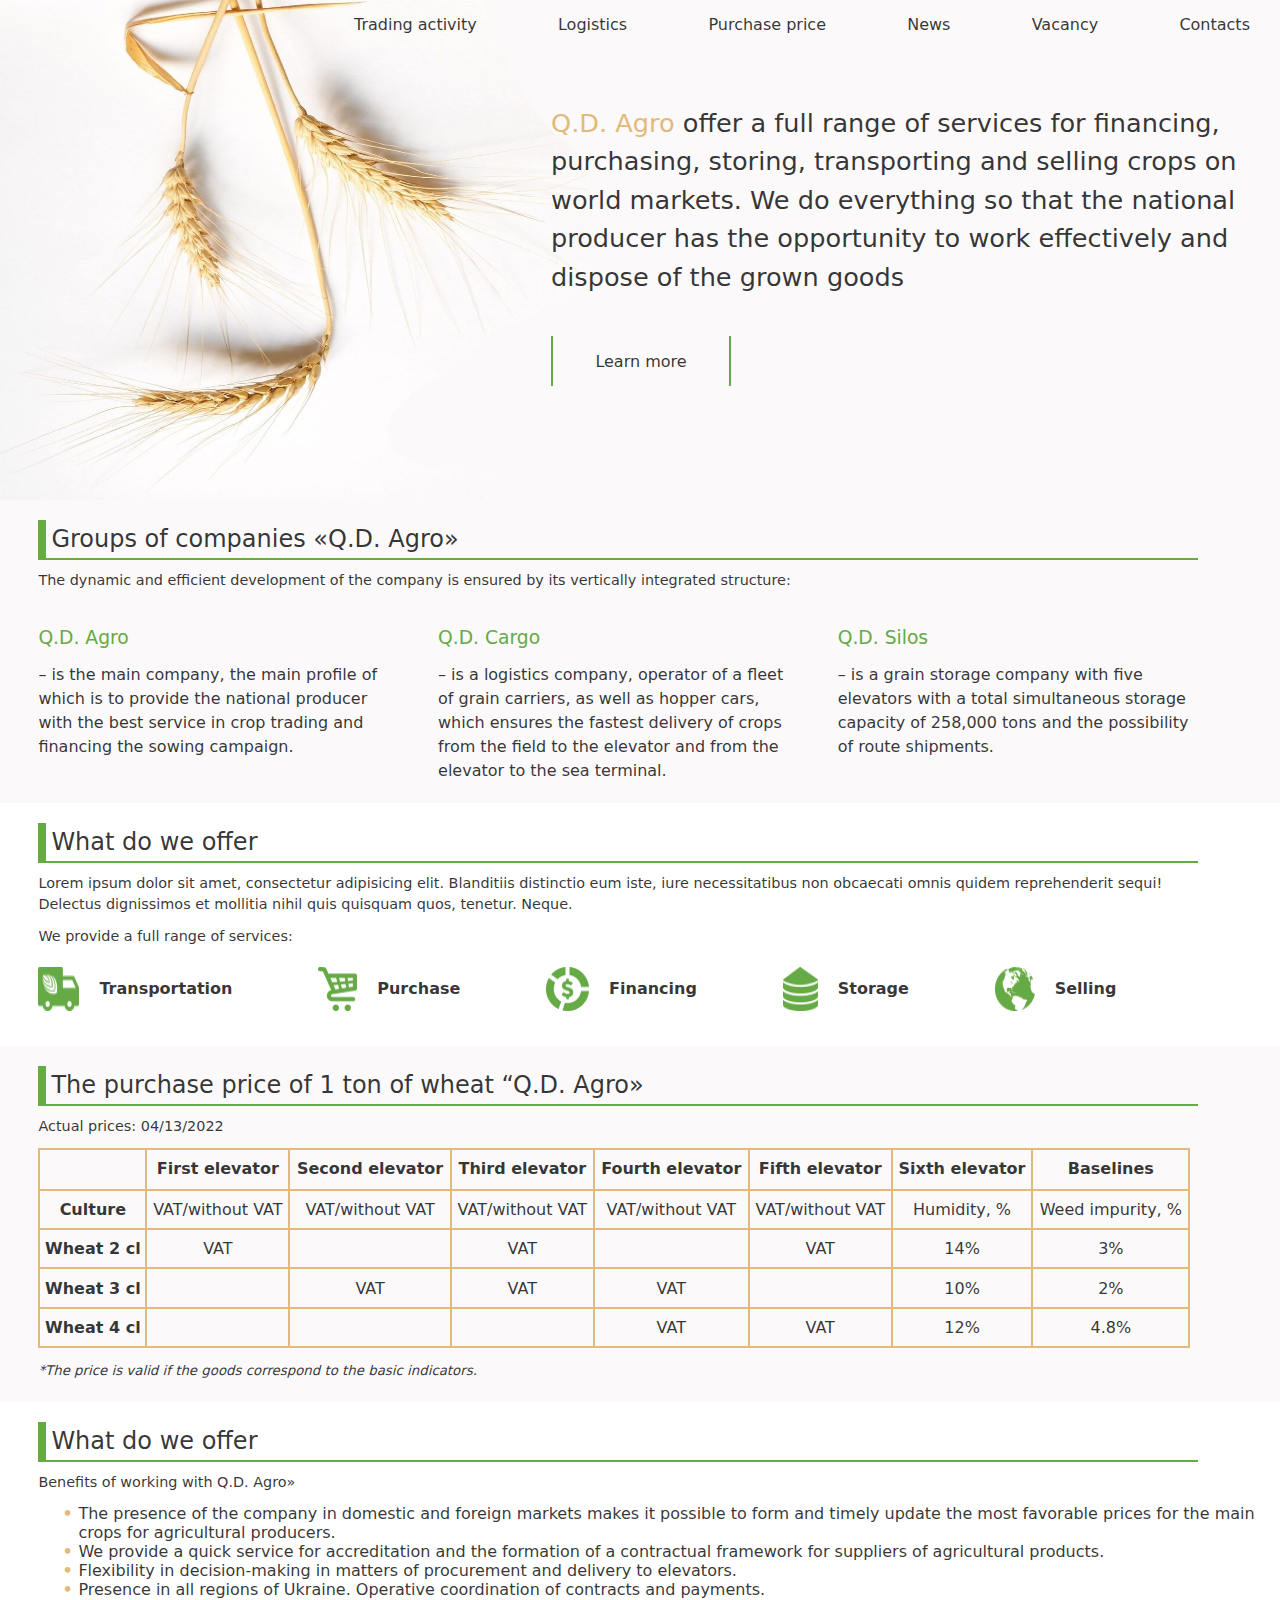
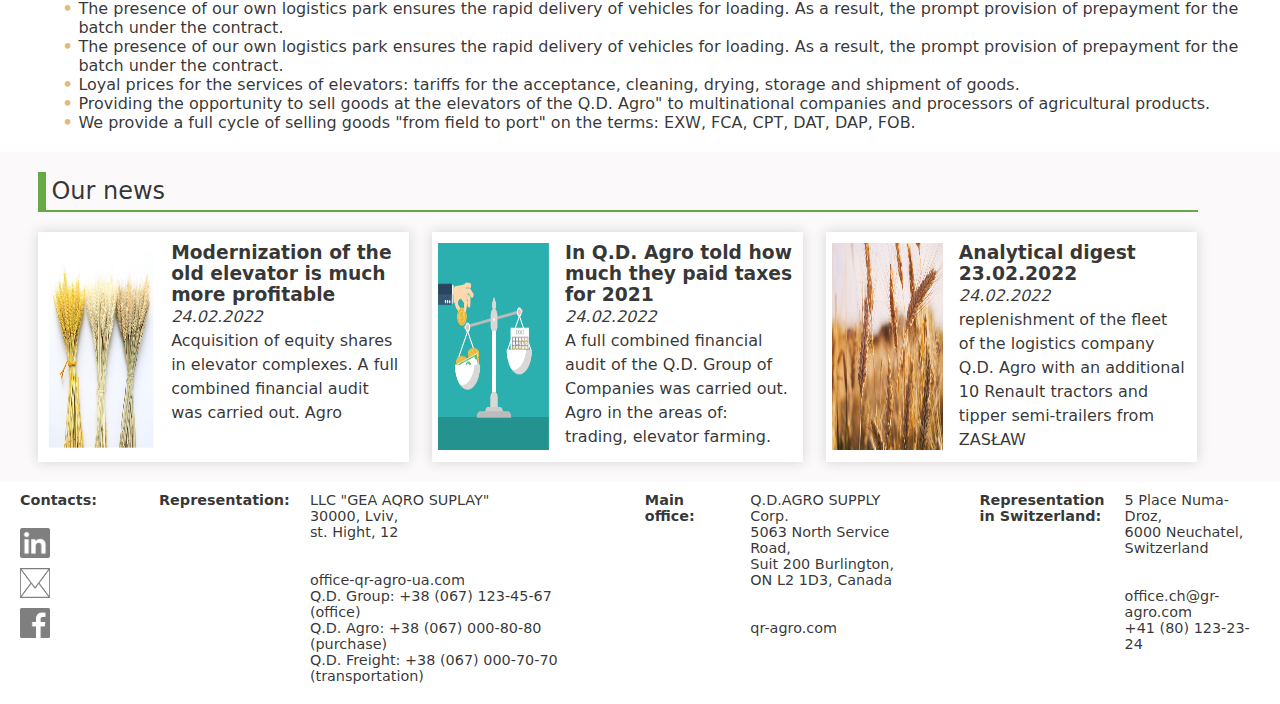
<file: HW5/index.html>
<!DOCTYPE html>
<html lang="en">

<head>
    <meta charset="UTF-8">
    <meta name="viewport" content="width=device-width, initial-scale=1.0">
    <meta http-equiv="X-UA-Compatible" content="ie=edge">
    <title>Responsive Design</title>

    <link rel="stylesheet" type="text/css" href="css/style.css">
</head>
<body>
    <!-- Enter code -->
    <header>
        <div class="navigation">
        <nav>
            <a href="#">Trading activity</a>
            <a href="#">Logistics</a>
            <a href="#">Purchase price</a>
            <a href="#">News</a>
            <a href="#">Vacancy</a>
            <a href="#">Contacts</a>
        </nav>
    </div>
        <section>
            <p><span id="qd-argo">Q.D. Agro</span> offer a full range of services for financing, purchasing, storing,
            transporting and selling crops on world markets.
            We do everything so that the national producer has the opportunity to work effectively and dispose of the grown goods</p>
            
            <div class="border-green"><a href="#">Learn more</a></div>
        </section>
            
    </header>
    <main>
        <section class="colored">
            
            <div class="title">
                <h2>Groups of companies «Q.D. Agro»</h2>
            </div>
            <p class="sec-descr">The dynamic and efficient development of the company is ensured by its vertically integrated structure:
            </p>
            <div class="details">
                <div class="feature">
                    <h3>Q.D. Agro</h3>
                    <p>– is the main company, the main profile of which is to provide the national producer
                        with the best service in crop trading and financing the sowing campaign.</p>
                </div>
                <div class="feature">
                    <h3>Q.D. Cargo</h3>
                    <p>– is a logistics company, operator of a fleet of grain carriers,
                        as well as hopper cars, which ensures the fastest delivery of
                        crops from the field to the elevator and from the elevator to the sea terminal. </p>
                </div>
                <div class="feature">
                    <h3>Q.D. Silos</h3>
                    <p>– is a grain storage company with five elevators with a total simultaneous
                        storage capacity of 258,000 tons and the possibility of route shipments.</p>
                </div>
            </div>
        </div>
        </section>
        <section>
            <div class="title">
                <h2>What do we offer</h2>
            </div>
            <p class="sec-descr">Lorem ipsum dolor sit amet, consectetur adipisicing elit.
                Blanditiis distinctio eum iste, iure necessitatibus non obcaecati omnis
                quidem reprehenderit sequi! Delectus dignissimos et mollitia nihil quis quisquam quos,
                tenetur. Neque.</p>
            <p class="sec-descr">We provide a full range of services:</p>
            <div class="offer">
                <div class="icon"><img src="img/icon/car.png" alt="icon"><p>Transportation</p></div>
                <div class="icon"><img src="img/icon/cart.png" alt="icon"><p>Purchase</p></div>
                <div class="icon"><img src="img/icon/dollar.png" alt="icon"><p>Financing</p></div>
                <div class="icon"><img src="img/icon/pie.png" alt="icon"><p>Storage</p></div>
                <div class="icon"><img src="img/icon/planet.png" alt="icon"><p>Selling</p></div>
            </div>
        </section>
        <section id="colored" class="colored">
            <div class="title"><h2>The purchase price of 1 ton of wheat “Q.D. Agro»</h2></div>
            <p class="sec-descr">Actual prices: 04/13/2022</p>
            <table>
                <thead>
                    <tr>
                    <th></th>
                    <th>First elevator</th>
                    <th>Second elevator</th>
                    <th>Third elevator</th>
                    <th>Fourth elevator</th>
                    <th>Fifth elevator</th>
                    <th>Sixth elevator</th>
                    <th>Baselines</th>
                </tr>
                </thead>
                <tbody>
                    <tr>
                        <td class="bold">Culture</td>
                        <td>VAT/without VAT</td>
                        <td>VAT/without VAT</td>
                        <td>VAT/without VAT</td>
                        <td>VAT/without VAT</td>
                        <td>VAT/without VAT</td>
                        <td>Humidity, %</td>
                        <td>Weed impurity, %</td>

                    </tr>
                    <tr>
                        <td class="bold">Wheat 2 cl</td>
                        <td>VAT</td>
                        <td></td>
                        <td>VAT</td>
                        <td></td>
                        <td>VAT</td>
                        <td>14%</td>
                        <td>3%</td>
                    </tr>
                    <tr>
                        <td class="bold">Wheat 3 cl</td>
                        <td></td>
                        <td>VAT</td>
                        <td>VAT</td>
                        <td>VAT</td>
                        <td></td>
                        <td>10% </td>
                        <td>2%</td>
                    </tr>
                    <tr>
                        <td class="bold">Wheat 4 cl</td>
                        <td></td>
                        <td></td>
                        <td></td>
                        <td>VAT</td>
                        <td>VAT</td>
                        <td>12%</td>
                        <td>4.8%</td> </tr>
                </tbody>
            </table>
            <p class="ital"><small><i>*The price is valid if the goods correspond to the basic indicators.</i></small></p>
        </section>
        <section>
            <div class="title"><h2>What do we offer</h2></div>
            <p class="sec-descr">Benefits of working with Q.D. Agro»</p>
            <ul>
                <li>The presence of the company in domestic and foreign markets makes it possible to form and timely update the most favorable prices for the main crops for agricultural producers.</li>
                <li>We provide a quick service for accreditation and the formation of a contractual framework for suppliers of agricultural products.</li>
                <li>Flexibility in decision-making in matters of procurement and delivery to elevators.</li>
                <li>Presence in all regions of Ukraine. Operative coordination of contracts and payments.</li>
                <li>The presence of our own logistics park ensures the rapid delivery of vehicles for loading. As a result, the prompt provision of prepayment for the batch under the contract.</li>
                <li>The presence of our own logistics park ensures the rapid delivery of vehicles for loading. As a result, the prompt provision of prepayment for the batch under the contract.</li>
                <li>Loyal prices for the services of elevators: tariffs for the acceptance, cleaning, drying, storage and shipment of goods.</li>
                <li>Providing the opportunity to sell goods at the elevators of the Q.D. Agro" to multinational companies and processors of agricultural products.</li>
                <li>We provide a full cycle of selling goods "from field to port" on the terms: EXW, FCA, CPT, DAT, DAP, FOB.</li>
            </ul>

        </section>
        <section class="colored">
            <div class="title">
                <h2>Our news</h2>
            </div>
            <div id='det-fet' class="details">
                <div class='featurette'>
                    <div class="image">
                        <img src="img/wheat-1.jpg" alt="">

                    </div>
                    <div class='description'><h3>Modernization of the old elevator is much more profitable</h3>
                    <p><i>24.02.2022</i></p>
                    <p>Acquisition of equity shares in elevator complexes. A full combined financial audit was carried out. Agro</p>
                </div>
             </div>
                <div class='featurette'>
                    <div class="image">
                        <img src="img/tax.png" alt="">

                    </div>
                    <div class='description'>
                    <h3>In Q.D. Agro told how much they paid taxes for 2021</h3>
                    <p><i>24.02.2022</i></p>
                    <p>A full combined financial audit of the Q.D. Group of Companies was carried out. Agro in the areas of: trading, elevator farming.</p>
                </div>
                </div>
                
                <div class='featurette'>
                    <div class="image">
                        <img src="img/wheat-2.jpg" alt="">

                    </div>
                    <div class='description'>
                    <h3>Analytical digest 23.02.2022</h3>
                    <p><i>24.02.2022</i></p>
                    <p>replenishment of the fleet of the logistics company Q.D. Agro with an additional 10 Renault tractors and tipper semi-trailers from ZASŁAW</p>
                </div>
            </div>
            </div>
        </section>
    </main>
    <footer>
        <div class="contacts">
            <h4>Contacts:</h4>
            <div class="media">
            <img src="img/network/linkedin.png" alt="media">
            <img src="img/network/envelope.png" alt="media">
            <img src="img/network/fb_icon.png" alt="media">
        </div>
        </div>
        <div class="representation">
            <div>
                <h4>Representation:</h4>
            </div>
            <div>
                <p>LLC "GEA AQRO SUPLAY" <br>
                    30000, Lviv,<br>
                    st. Hight, 12</p><br><br>
                <p>office-qr-agro-ua.com <br>
                    Q.D. Group: +38 (067) 123-45-67 (office)<br>
                    Q.D. Agro: +38 (067) 000-80-80 (purchase)<br>
                    Q.D. Freight: +38 (067) 000-70-70 <br> (transportation)</p>
            </div>
        </div>
        <div class="representation">
            <div>
                <h4>Main office:</h4>
            </div>
            <div>
                <p>Q.D.AGRO SUPPLY Corp.<br>
                    5063 North Service Road,<br>
                    Suit 200 Burlington,<br>
                    ON L2 1D3, Canada<br>
                    </p> <br><br>
                <p>qr-agro.com</p>
            </div>
        </div>
        <div class="representation">
            <div>
                <h4>Representation <br> in Switzerland:</h4>
            </div>
            <div>
                <p>5 Place Numa-Droz,<br>
                    6000 Neuchatel,<br>
                    Switzerland</p><br><br>
                <p>office.ch@gr-agro.com <br>
                    +41 (80) 123-23-24</p>
            </div>
        </div>
    </footer>
</body>
</html>
</file>
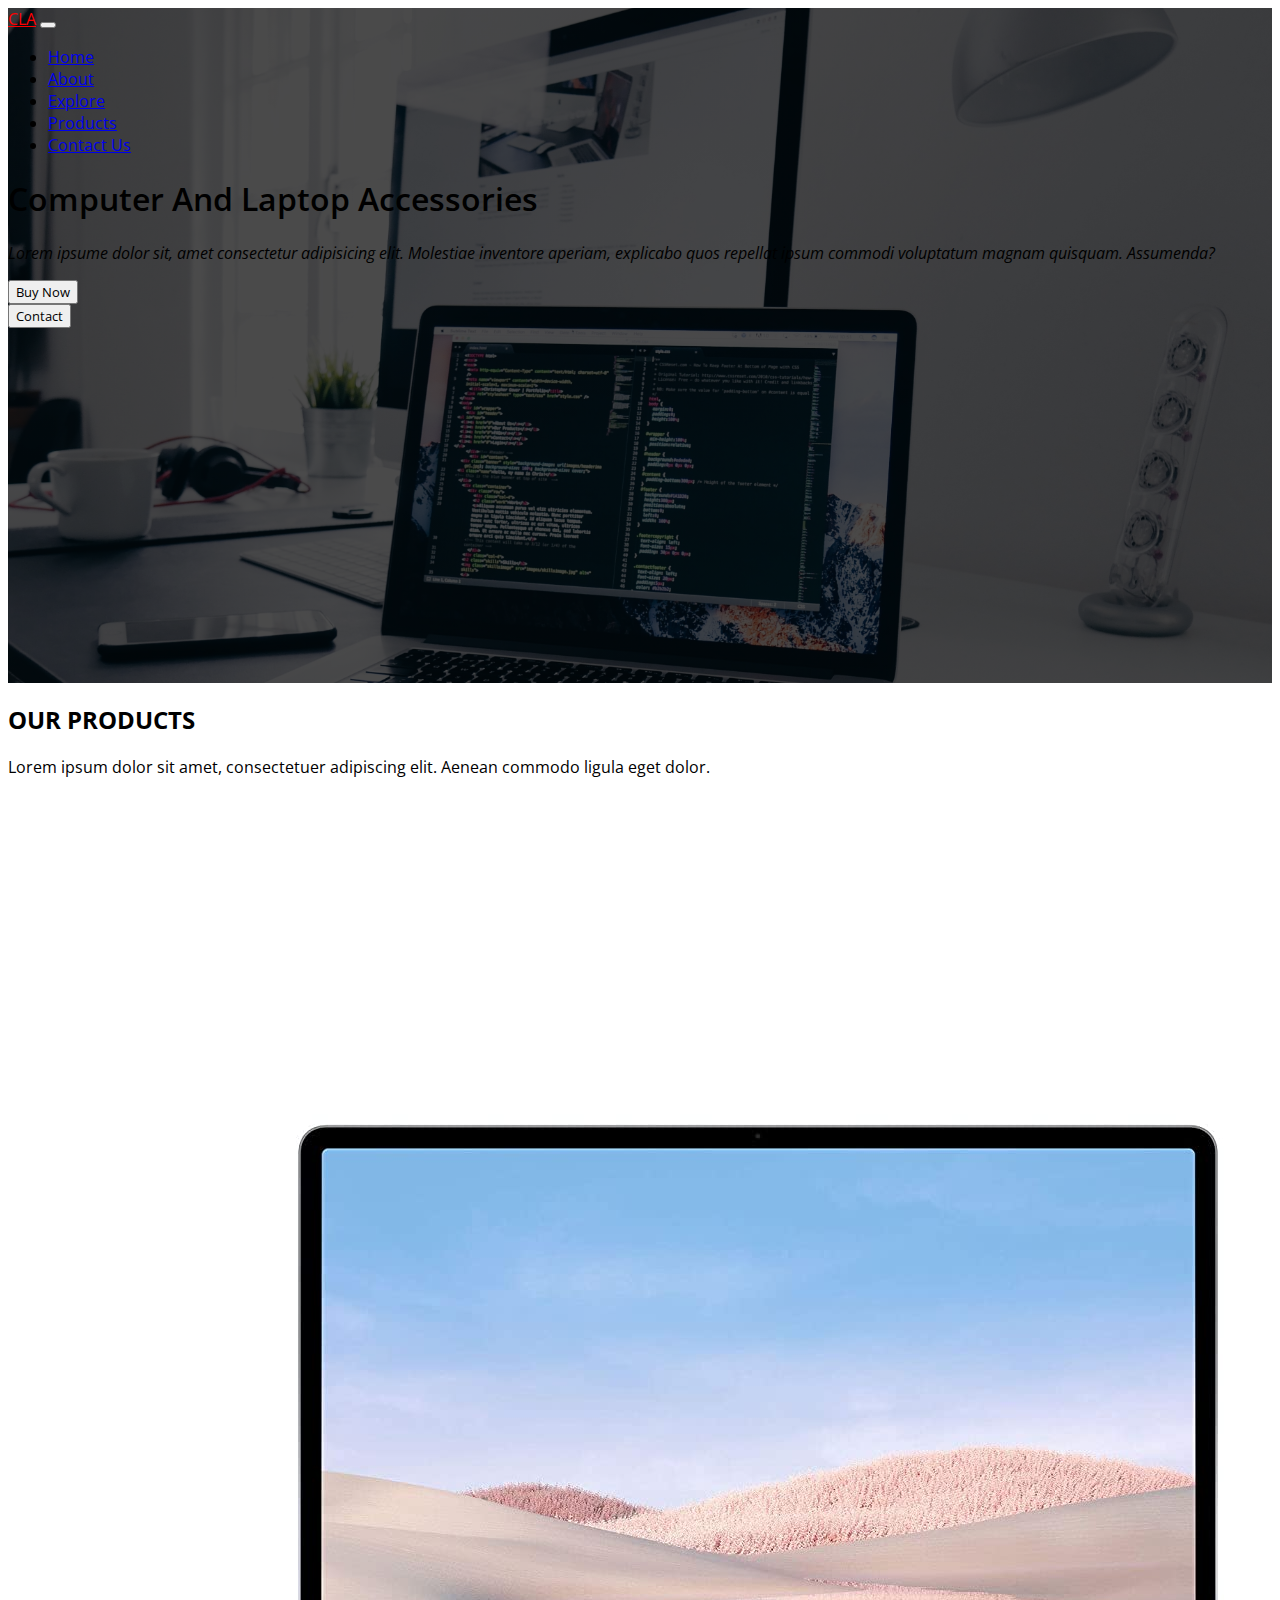
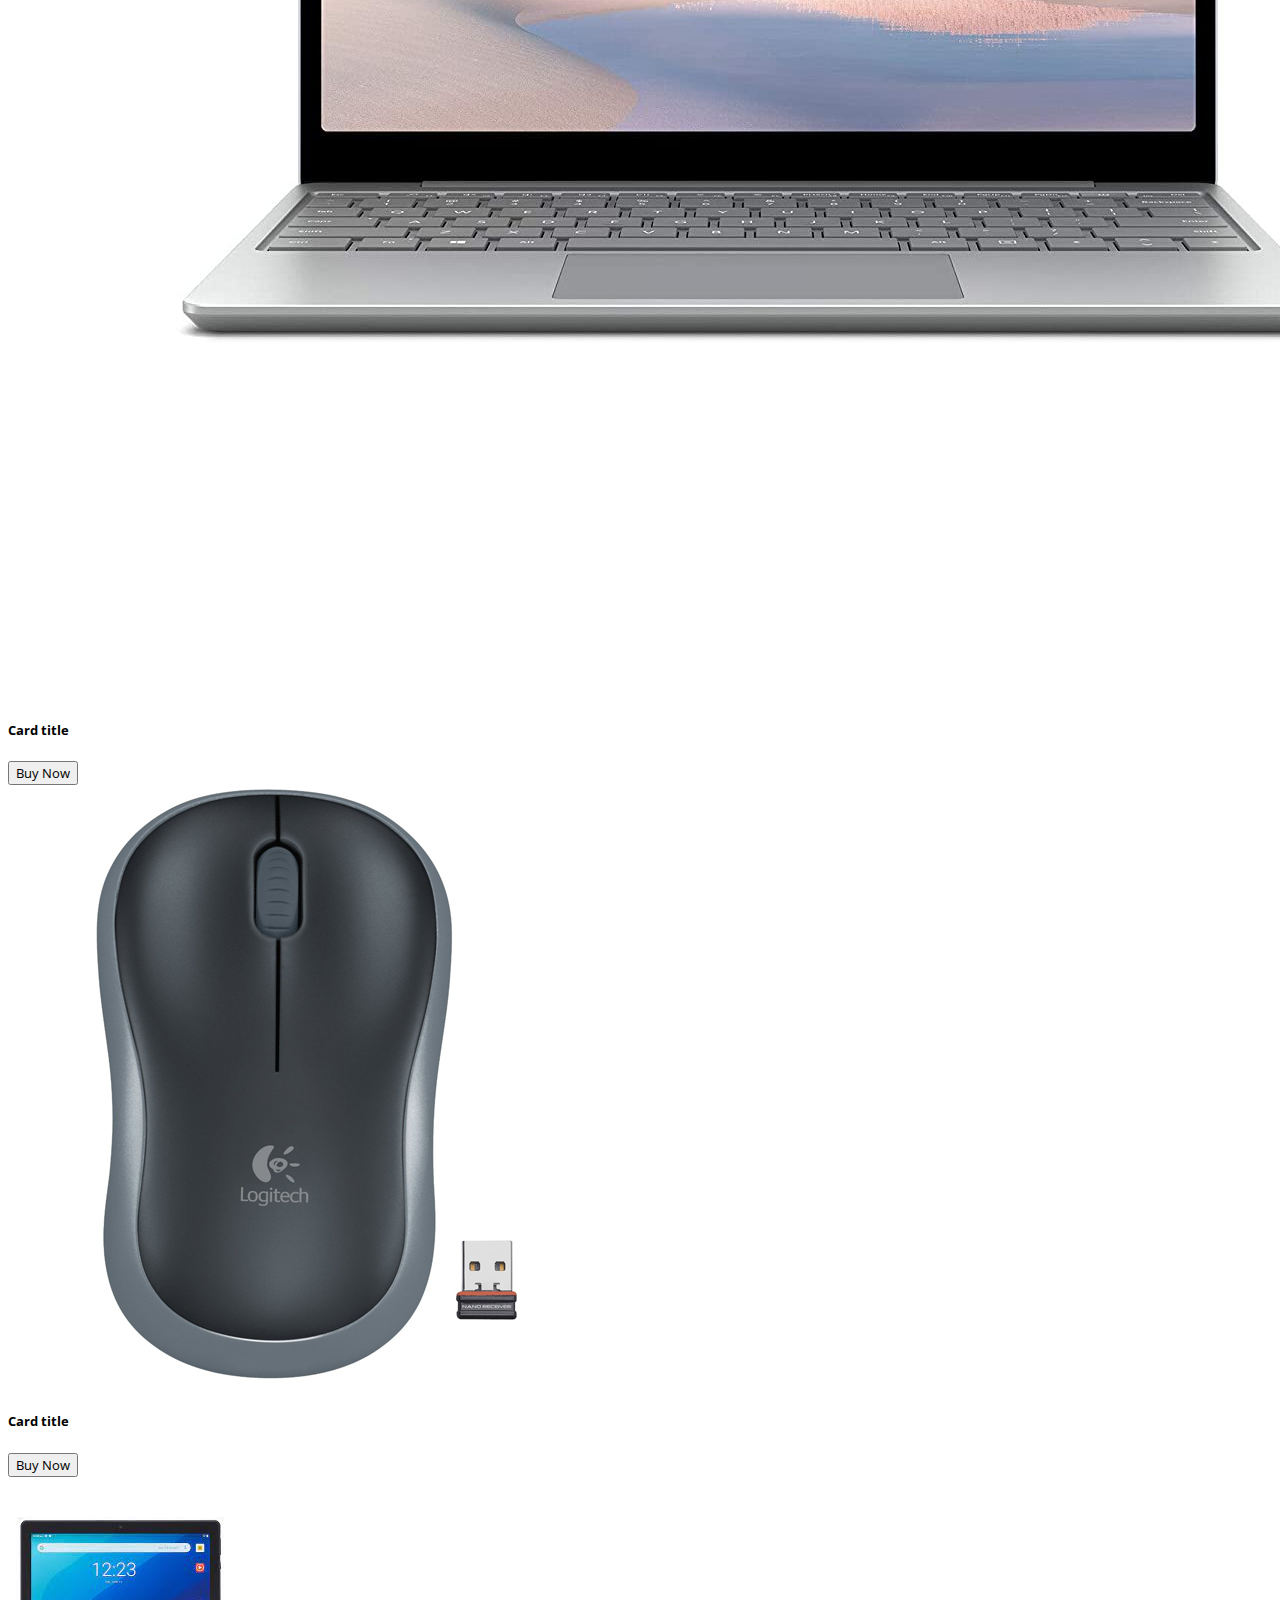
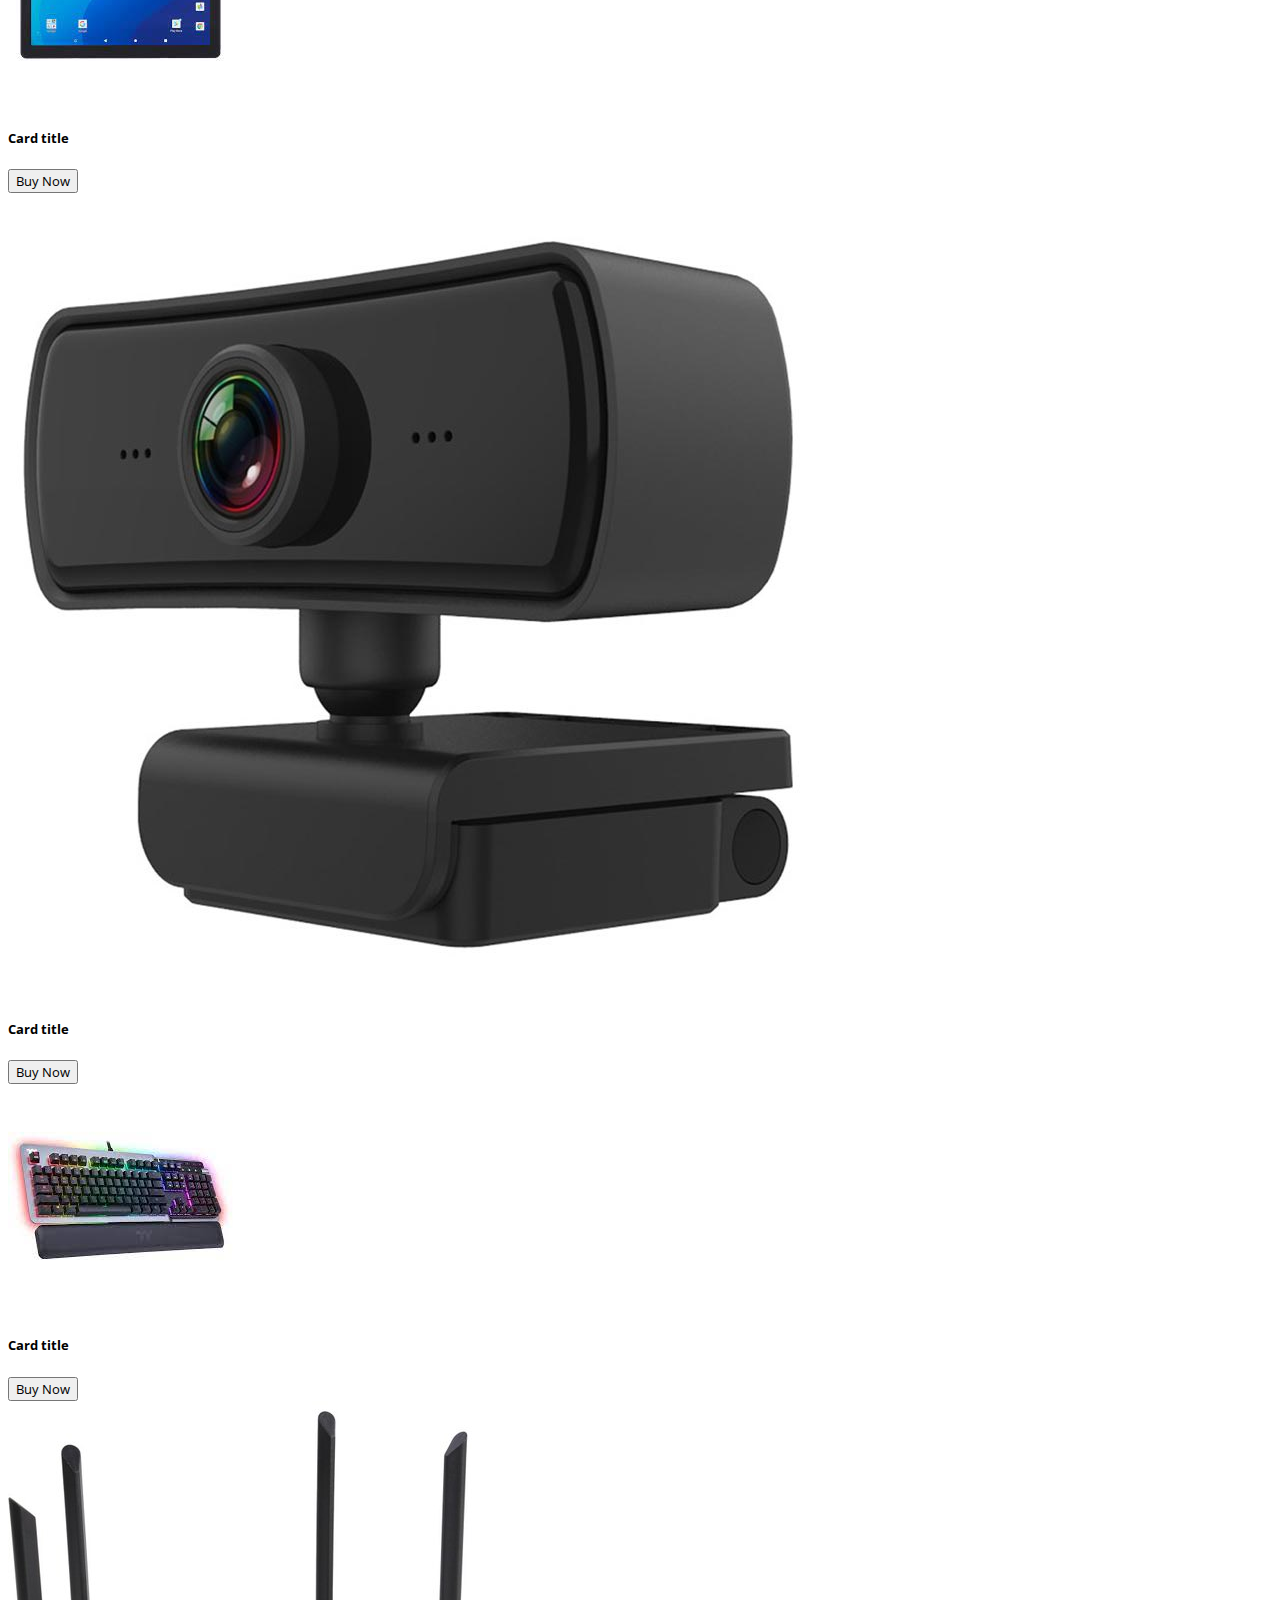
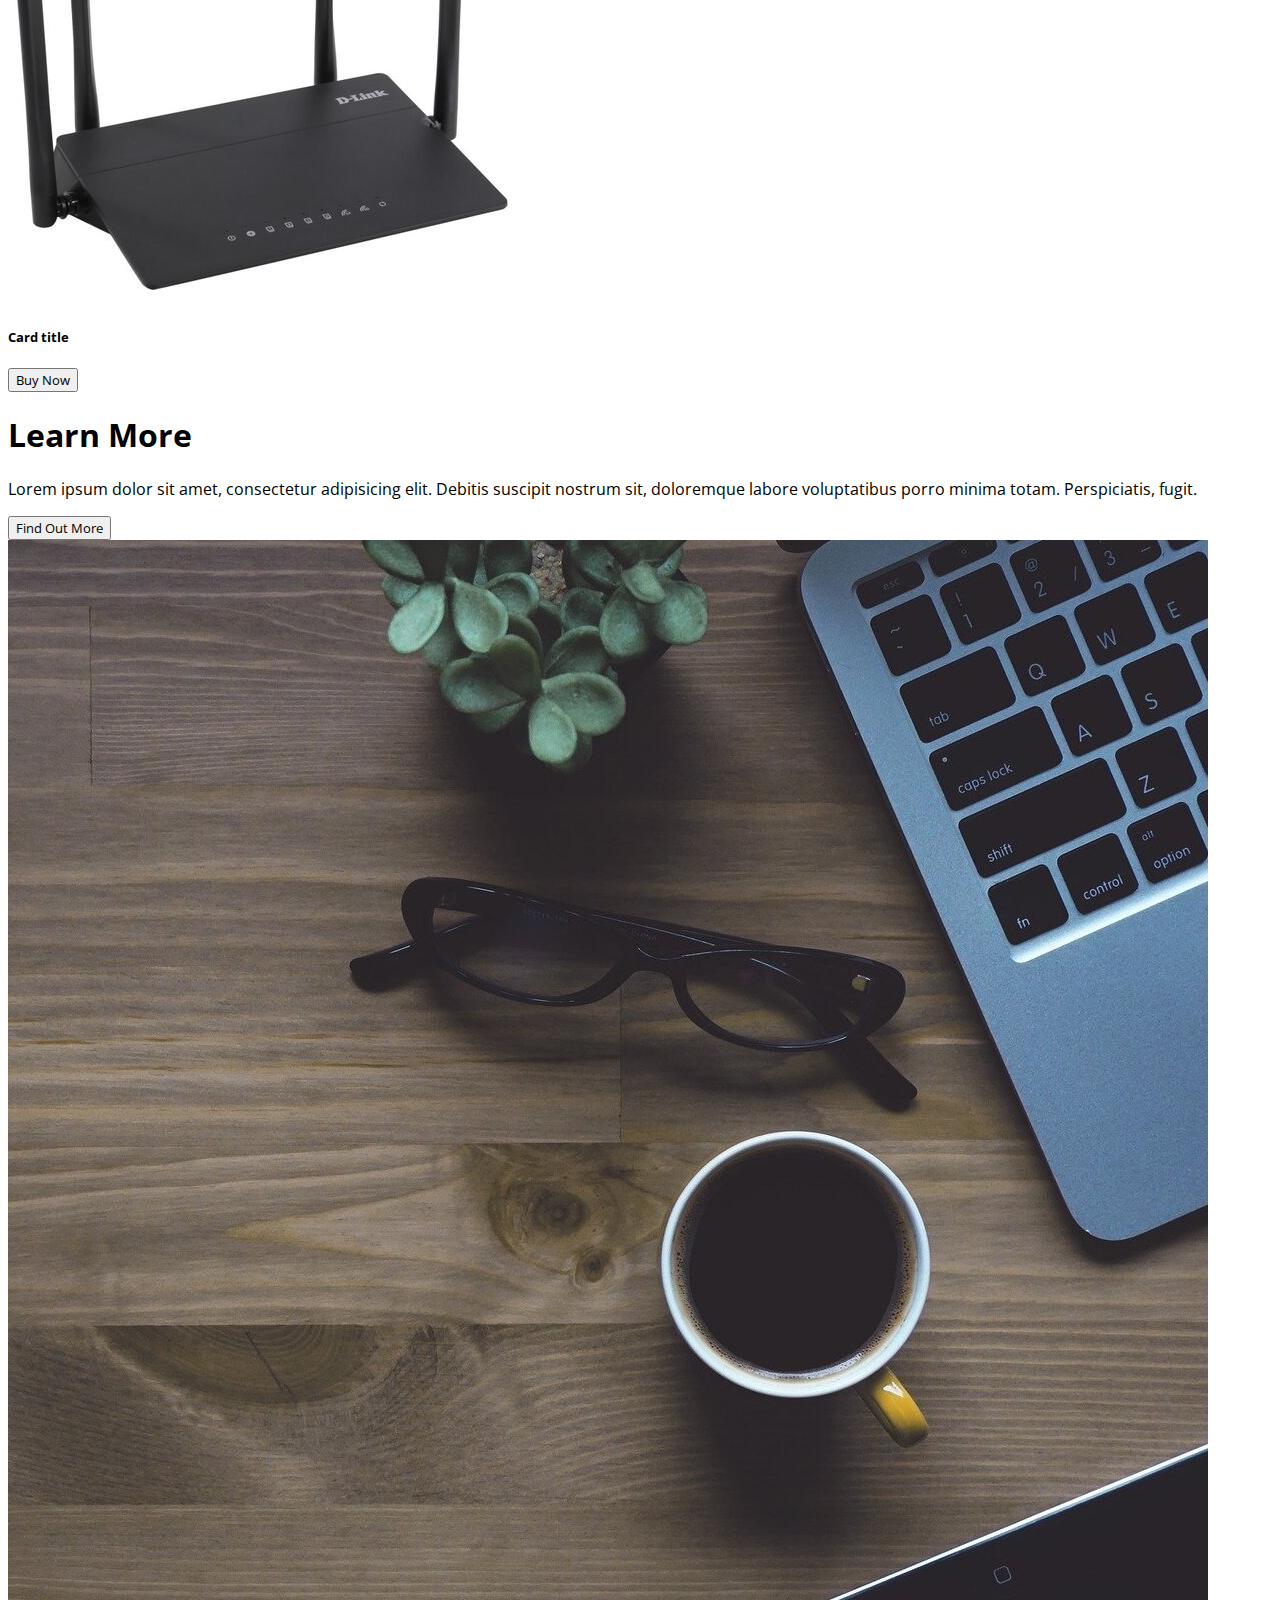
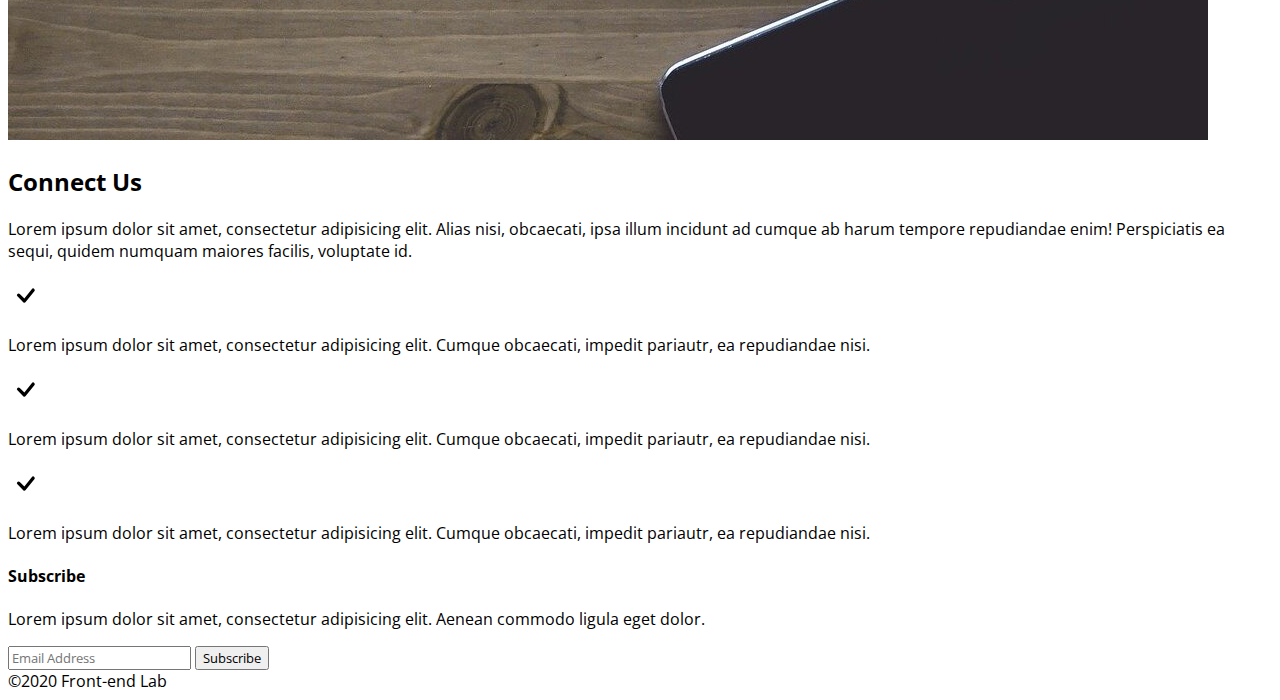
<file: HW6/index.html>
<!DOCTYPE html>
<html lang="zxx">
<head>
	<meta charset="UTF-8">
	<title>CLA</title>
  
  <link href="https://cdn.jsdelivr.net/npm/bootstrap@5.2.0-beta1/dist/css/bootstrap.min.css" rel="stylesheet" integrity="sha384-0evHe/X+R7YkIZDRvuzKMRqM+OrBnVFBL6DOitfPri4tjfHxaWutUpFmBp4vmVor" crossorigin="anonymous">
  <link rel="stylesheet" href="css/style.css">
  <link rel="preconnect" href="https://fonts.googleapis.com">
<link rel="preconnect" href="https://fonts.gstatic.com" crossorigin>
<link rel="preconnect" href="https://fonts.googleapis.com">
<link rel="preconnect" href="https://fonts.gstatic.com" crossorigin>
<link href="https://fonts.googleapis.com/css2?family=Open+Sans:wght@300;400;500;600;800&display=swap" rel="stylesheet">
</head>
<body>
  <section class="container-fluid" id="header">
  <nav class="navbar fixed-top navbar-expand-lg navbar-dark bg-dark" role="navigation">
    <div class="container">
   
    <a class="navbar-brand" href="#">CLA</a>
    <button class="navbar-toggler" data-toggle="collapse" data-target="#navbarMenu">
      <span class="navbar-toggler-icon"></span>
    </button>
  
    <div class="collapse navbar-collapse justify-content-end" id="navbarMenu">
      <ul class="navbar-nav ">
        <li class="nav-item">
          <a class="nav-link" href="#">Home</a>
        </li>
        <li class="nav-item">
          <a class="nav-link" href="#">About</a>
        </li>
        <li class="nav-item">
          <a class="nav-link" href="#">Explore</a>
        </li>
        <li class="nav-item">
          <a class="nav-link" href="#">Products</a>
        </li>
        <li class="nav-item">
          <a class="nav-link" href="#">Contact Us</a>
        </li>
      </ul>
    </div>
    
  </div>

  </nav>
  <div class="jumbotron">
    <div class="container w-50 text-center">
    <h1 class="pt-5 text-light mt-5 display-3">Computer And Laptop Accessories</h1>
    <p class="pt-5 text-light"><i>Lorem ipsume dolor sit, amet consectetur adipisicing elit. Molestiae inventore aperiam, explicabo quos repellat ipsum commodi voluptatum magnam quisquam. Assumenda?</i></p>
    <div class="row gx-3 pt-5">
      <div class="col text-end">
    <button type="button" class="btn btn-success">Buy Now</button>
  </div>
  <div class="col text-start">
    <button type="button" class="btn btn-primary">Contact</button>
  </div>
  </div>
  </div>
  </div>
</section>
  
 <section class="bg-light py-5">  

  <div class="container-lg">

    <div class="text-center">
      <h2>OUR PRODUCTS</h2>
      <p class="lead py-3">Lorem ipsum dolor sit amet, consectetuer adipiscing elit.
        Aenean commodo ligula eget dolor.
      </p>
    </div>

  <div class="row d-flex flex-wrap">
    <div class="flex-item col-12 col-md-6 col-lg-4 g-4">
      <div class="card">
        <img src="img/1.jpg" alt="laptop" class="card-img-top img-responsive">
        <div class="card-body text-center py-4">
          <h5 class="card-title">Card title</h5>
          <button type="button" class="btn btn-success">Buy Now</button>

        </div>
      </div>
    </div>
    <div class=" flex-item col-12 col-md-6 col-lg-4 g-4">
      <div class="card">
        <img src="img/2.jpg" alt="laptop" class="card-img-top img-responsive">
        <div class="card-body text-center py-4">
          <h5 class="card-title">Card title</h5>
          <button type="button" class="btn btn-success">Buy Now</button>

        </div>
      </div>
    </div>
    <div class="flex-item col-12 col-md-6 col-lg-4 g-4">
      <div class="card">
        <img src="img/3.jpg" alt="laptop" class="card-img-top img-responsive">
        <div class="card-body text-center py-4">
          <h5 class="card-title">Card title</h5>
          <button type="button" class="btn btn-success">Buy Now</button>

        </div>
      </div>
    </div>
  
    <div class="flex-item col-12 col-md-6 col-lg-4 g-4">
      <div class="card">
        <img src="img/4.jpg" alt="laptop" class="card-img-top img-responsive">
        <div class="card-body text-center py-4">
          <h5 class="card-title">Card title</h5>
          <button type="button" class="btn btn-success">Buy Now</button>

        </div>
      </div>
    </div>
    <div class="flex-item col-12 col-md-6 col-lg-4 g-4">
      <div class="card">
        <img src="img/5.jpg" alt="laptop" class="card-img-top img-responsive">
        <div class="card-body text-center py-4">
          <h5 class="card-title">Card title</h5>
          <button type="button" class="btn btn-success">Buy Now</button>

        </div>
      </div>
    </div>
    <div class="flex-item col-12 col-md-6 col-lg-4 g-4">
      <div class="card">
        <img src="img/6.jpg" alt="laptop" class="card-img-top img-responsive">
        <div class="card-body text-center py-4">
          <h5 class="card-title">Card title</h5>
          <button type="button" class="btn btn-success">Buy Now</button>

        </div>
      </div>
    </div>
  </div>

</div>
</section>
<section class="container-fluid bg-dark text-light p-5">
  <div class="container w-60 text-center text-dark">
    <h1 class="p-3 display-5 text-light">Learn More</h1>
    <p class="font-weght-light text-light">Lorem ipsum dolor sit amet, 
      consectetur adipisicing elit. 
      Debitis suscipit nostrum sit, 
      doloremque labore voluptatibus
    porro minima totam. Perspiciatis, fugit.</p>
    <button type="button" class="btn btn-primary mt-4">Find Out More</button>

  </div>

</section>

<section class="container-fluid bg-light">
  <div class="row p-5">
    <div class="col-sm-6 p-3">
      <img src="img/find-out.jpg" alt="pic" class="img-responsive img-fluid rounded-circle">
    </div>
    <div class="col-sm-6 text-secondary p-4">
      <h2>Connect Us</h2>
      <p class="pb-4">Lorem ipsum dolor sit amet, consectetur adipisicing
        elit. Alias nisi, obcaecati, ipsa illum incidunt ad cumque ab harum tempore repudiandae
        enim! Perspiciatis ea sequi, quidem numquam maiores facilis, voluptate id.
      </p>
      <div class="row d-flex p-4">
      <div class="col-2 flex-item"><span><svg xmlns="http://www.w3.org/2000/svg" width="35" height="35" fill="currentColor" class="bi bi-check" viewBox="0 0 16 16">
        <path d="M10.97 4.97a.75.75 0 0 1 1.07 1.05l-3.99 4.99a.75.75 0 0 1-1.08.02L4.324 8.384a.75.75 0 1 1 1.06-1.06l2.094 2.093 3.473-4.425a.267.267 0 0 1 .02-.022z"/>
      </svg></span></div>
      <div class="col-10 flex-item"><p>Lorem ipsum dolor sit amet, consectetur adipisicing elit.
        Cumque obcaecati, impedit pariautr, ea repudiandae nisi.
      </p></div>
    </div>
    <div class="row d-flex p-4">
      <div class="col-2 flex-item"><span><svg xmlns="http://www.w3.org/2000/svg" width="35" height="35" fill="currentColor" class="bi bi-check" viewBox="0 0 16 16">
      <path d="M10.97 4.97a.75.75 0 0 1 1.07 1.05l-3.99 4.99a.75.75 0 0 1-1.08.02L4.324 8.384a.75.75 0 1 1 1.06-1.06l2.094 2.093 3.473-4.425a.267.267 0 0 1 .02-.022z"/>
    </svg></span></div>
    <div class="col-10 flex-item"><p>Lorem ipsum dolor sit amet, consectetur adipisicing elit.
      Cumque obcaecati, impedit pariautr, ea repudiandae nisi.
    </p></div>
  </div>
    <div class="row d-flex p-4">
      <div class="col-2 flex-item"><span><svg xmlns="http://www.w3.org/2000/svg" width="35" height="35" fill="currentColor" class="bi bi-check" viewBox="0 0 16 16">
    <path d="M10.97 4.97a.75.75 0 0 1 1.07 1.05l-3.99 4.99a.75.75 0 0 1-1.08.02L4.324 8.384a.75.75 0 1 1 1.06-1.06l2.094 2.093 3.473-4.425a.267.267 0 0 1 .02-.022z"/>
  </svg></span></div>
  <div class="col-10 flex-item"><p>Lorem ipsum dolor sit amet, consectetur adipisicing elit.
    Cumque obcaecati, impedit pariautr, ea repudiandae nisi.
  </p></div>

  </div>
</section>
<footer class="container-fluid bg-dark px-5 pt-5 pb-3">
  <div class="row">
    <div class="col-lg-6 col-md-12 col-sm-12 text-light">
<h4>Subscribe</h2>
<p>Lorem ipsum dolor sit amet, consectetur adipisicing elit. Aenean commodo ligula eget dolor.</p>
    </div>
    <div class="col-lg-6 col-md-12 col-sm-12">
      <div class="form-group">
        <input type="email" class="form-control" placeholder="Email Address">
        <button type="button" class="col-12 btn-block btn btn-primary mt-3">Subscribe</button>
      </div>
    </div>
  </div>
  <div class="row">
    <div class="col-12 text-center text-light mt-4 pb-2">
      &copy;2020 Front-end Lab
    </div>
  </div>

</footer>

  <script src="https://code.jquery.com/jquery-3.3.1.slim.min.js" integrity="sha384-q8i/X+965DzO0rT7abK41JStQIAqVgRVzpbzo5smXKp4YfRvH+8abtTE1Pi6jizo" crossorigin="anonymous"></script>
  <script src="https://cdn.jsdelivr.net/npm/popper.js@1.14.7/dist/umd/popper.min.js" integrity="sha384-UO2eT0CpHqdSJQ6hJty5KVphtPhzWj9WO1clHTMGa3JDZwrnQq4sF86dIHNDz0W1" crossorigin="anonymous"></script>
  <script src="https://cdn.jsdelivr.net/npm/bootstrap@4.3.1/dist/js/bootstrap.min.js" integrity="sha384-JjSmVgyd0p3pXB1rRibZUAYoIIy6OrQ6VrjIEaFf/nJGzIxFDsf4x0xIM+B07jRM" crossorigin="anonymous"></script>
</body> <!-- Write your code -->
</html>
</file>
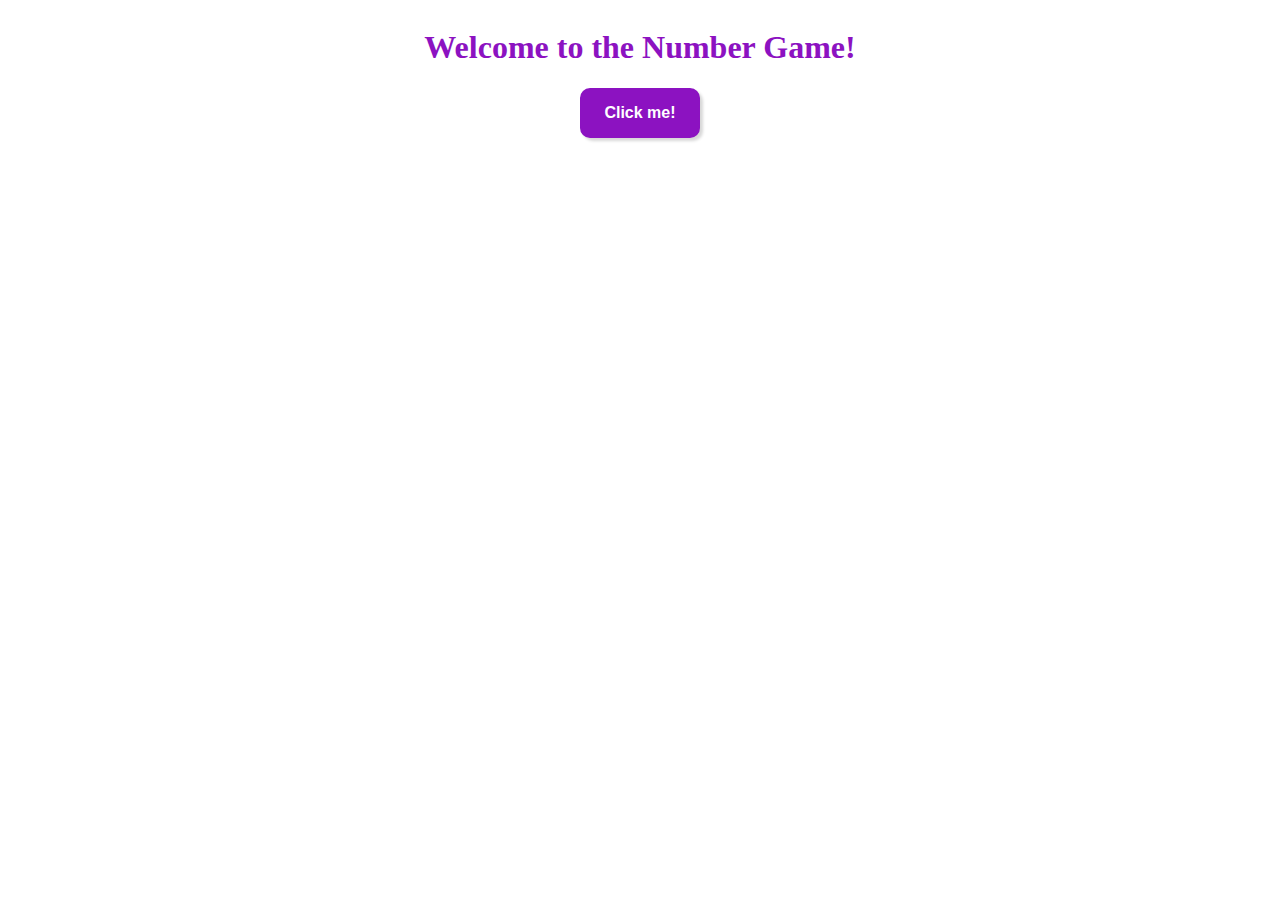
<file: HW7/task1.html>
<!DOCTYPE html>
<html lang="en">
<head>
    <meta charset="UTF-8">
    <meta name="viewport" content="width=device-width, initial-scale=1.0">
    <meta http-equiv="X-UA-Compatible" content="ie=edge">
    <title>Task 1</title>
    <style>
        div {
            display: flex;
            flex-direction: column;
            justify-content: center;
            align-items: center;
        }
        h1 {
            color:rgb(140, 18, 193);
            text-align: center;
        }
        button {
            
            margin: auto;
            height: 50px;
            width: 120px;
            border-radius: 10px;
            color: white;
            border: 2px solid rgb(140, 18, 193);
            background-color: rgb(140, 18, 193);
            font-size: 16px;
            font-weight: bold;
            box-shadow: 3px 3px 3px #d8d8d8;
        }

        button:hover {
            transition: all 0.2s ease-in-out;
            opacity: 0.7;
            cursor: pointer;
            
        }

    </style>
</head>
<body>
    <!-- Your code goes here -->
    <div>
        <h1>Welcome to the Number Game!</h1>
        <button>Click me!</button>
    </div>
    <script src="js/task1.js">
    </script>
</body>
</html>
</file>
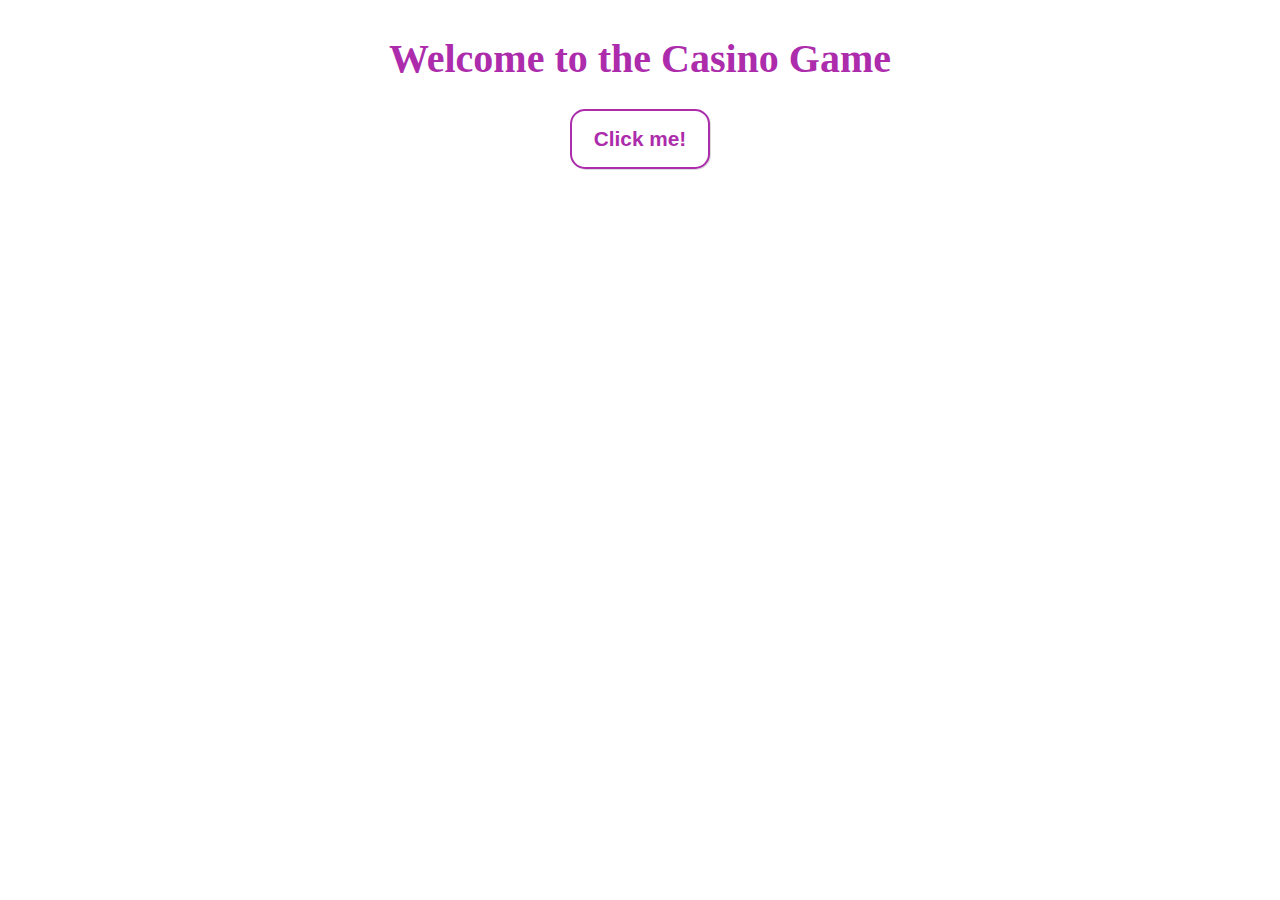
<file: HW7/task2.html>
<!DOCTYPE html>
<html lang="en">
<head>
    <meta charset="UTF-8">
    <meta name="viewport" content="width=device-width, initial-scale=1.0">
    <meta http-equiv="X-UA-Compatible" content="ie=edge">
    <title>Task 2</title>
    <style>
        

        div {
            display: flex;
            flex-direction: column;
            align-items: center;
            justify-content: center;
        }

        h1 {
            font-size: 2.5rem;
            color: rgb(172, 44, 172);
        }

        button {
            height: 60px;
            width: 140px;
            color:rgb(172, 44, 172);
            border: 2px solid rgb(172, 44, 172);
            border-radius: 15px; 
            background-color: white;
            font-weight: bold;
            font-size: 1.3rem;
            box-shadow: 1px 1px rgb(219, 219, 219);
        }

        button:hover {
            cursor: pointer;
            background-color: rgb(172, 44, 172);
            color: white;
            font-weight: bold;
            transition: all 0.3s ease-in-out; 
        }
    </style>
</head>
<body>
    <div>
    <h1>Welcome to the Casino Game</h1>
    <button>Click me!</button>
</div>
    <!-- Your code goes here -->
    <script src="js/task2.js"></script>
</body>
</html>
</file>
<file: HW1/style.css>
html, body, div, span, applet, object, iframe, h1, h2, h3, h4, h5, h6, p, blockquote, pre, a, abbr, acronym, address, big, cite, code, del, dfn, em, font, img, ins, kbd, q, s, samp, small, strike, strong, sub, sup, tt, var, b, u, i, center, dl, dt, dd, ol, ul, li, fieldset, form, label, legend, table, caption, tbody, tfoot, thead, tr, th, td {
    background: transparent;
    border: 0;
    margin: 0;
    padding: 0;
    vertical-align: baseline;
}
body {
    line-height: 1;
}
h1, h2, h3, h4, h5, h6 {
    clear: both;
    font-weight: normal;
}
ol, ul {
    list-style: none;
}
blockquote {
    quotes: none;
}
blockquote:before, blockquote:after {
    content: '';
    content: none;
}
del {
    text-decoration: line-through;
}
table {
    border-collapse: collapse;
    border-spacing: 0;
}
a img {
    border: 0;
}
#container {
    float: left;
    margin: 0 -240px 0 0;
    width: 100%}
#primary, #secondary {
    float: right;
    overflow: hidden;
    width: 220px;
}
#secondary {
    clear: right;
}
#footer {
    clear: both;
    width: 100%}
.one-column #content {
    margin: 0 auto;
    width: 640px;
}
.single-attachment #content {
    margin: 0 auto;
    width: 900px;
}
body, input, textarea, .page-title span, .pingback a.url {
    font-family: Georgia, "Bitstream Charter", serif;
}
h3#comments-title, h3#reply-title, #access .menu, #access div.menu ul, #cancel-comment-reply-link, .form-allowed-tags, #site-info, #site-title, #wp-calendar, .comment-meta, .comment-body tr th, .comment-body thead th, .entry-content label, .entry-content tr th, .entry-content thead th, .entry-meta, .entry-title, .entry-utility, #respond label, .navigation, .page-title, .pingback p, .reply, .widget-title, .wp-caption-text {
    font-family: "Helvetica Neue", Arial, Helvetica, "Nimbus Sans L", sans-serif;
}
input[type="submit"] {
    font-family: "Helvetica Neue", Arial, Helvetica, "Nimbus Sans L", sans-serif;
}
pre {
    font-family: "Courier 10 Pitch", Courier, monospace;
}
code {
    font-family: Monaco, Consolas, "Andale Mono", "DejaVu Sans Mono", monospace;
}
#access .menu-header, div.menu, #colophon, #branding, #main, #wrapper {
    margin: 0 auto;
    width: 940px;
}
#wrapper {
    background: #fff;
    margin-top: 20px;
    padding: 0 20px;
}
#footer-widget-area {
    overflow: hidden;
}
#footer-widget-area .widget-area {
    float: left;
    margin-right: 20px;
    width: 220px;
}
#footer-widget-area #fourth {
    margin-right: 0;
}
#site-info {
    float: left;
    font-size: 14px;
    font-weight: bold;
    width: 700px;
}
#site-generator {
    float: right;
    width: 220px;
}
body {
    background: #f1f1f1;
}
body, input, textarea {
    color: #666;
    font-size: 12px;
    line-height: 18px;
}
hr {
    background-color: #e7e7e7;
    border: 0;
    clear: both;
    height: 1px;
    margin-bottom: 18px;
}
p {
    margin-bottom: 18px;
}
ul {
    list-style: disc;
    margin: 0 0 18px 1.5em;
}
ol {
    list-style: decimal;
    margin: 0 0 18px 1.5em;
}
ol ol {
    list-style: upper-alpha;
}
ol ol ol {
    list-style: lower-roman;
}
ol ol ol ol {
    list-style: lower-alpha;
}
ul ul, ol ol, ul ol, ol ul {
    margin-bottom: 0;
}
dl {
    margin: 0 0 24px 0;
}
dt {
    font-weight: bold;
}
dd {
    margin-bottom: 18px;
}
strong {
    font-weight: bold;
}
cite, em, i {
    font-style: italic;
}
big {
    font-size: 131.25%}
ins {
    background: #ffc;
    text-decoration: none;
}
blockquote {
    font-style: italic;
    padding: 0 2em 1em;
}
blockquote cite, blockquote em, blockquote i {
    font-style: normal;
}
pre {
    background: #f7f7f7;
    color: #222;
    line-height: 18px;
    margin-bottom: 18px;
    overflow: auto;
    padding: 1.5em;
}
abbr, acronym {
    cursor: help;
}
sup, sub {
    height: 0;
    line-height: 1;
    position: relative;
    vertical-align: baseline;
}
sup {
    bottom: 1ex;
}
sub {
    top: .5ex;
}
small {
    font-size: smaller;
}
input {
    margin-bottom: 10px;
}
input[type="text"], input[type="password"], input[type="email"], input[type="url"], input[type="number"], textarea {
    background: #f9f9f9;
    border: 1px solid #ccc;
    box-shadow: inset 1px 1px 1px rgba(0, 0, 0, 0.1);
    -moz-box-shadow: inset 1px 1px 1px rgba(0, 0, 0, 0.1);
    -webkit-box-shadow: inset 1px 1px 1px rgba(0, 0, 0, 0.1);
    padding: 2px;
}
input[type=radio] {
    width: 20px;
}
    
a:link {
    color: #06c;
}
a:visited {
    color: #743399;
}
a:active, a:hover {
    color: #ff4b33;
}
.screen-reader-text {
    clip: rect(1px, 1px, 1px, 1px);
    overflow: hidden;
    position: absolute !important;
    height: 1px;
    width: 1px;
}
#header {
    padding: 30px 0 0 0;
}
#site-title {
    float: left;
    font-size: 30px;
    line-height: 36px;
    margin: 0 0 18px 0;
    width: 700px;
}
#site-title a {
    color: #000;
    font-weight: bold;
    text-decoration: none;
}
#site-description {
    color: #000;
    clear: right;
    float: right;
    font-style: italic;
    margin: 15px 0 18px 0;
    opacity: .65;
    width: 220px;
}
#branding img {
    border-top: 4px solid #000;
    border-bottom: 1px solid #000;
    display: block;
    float: left;
}
#access {
    background: #000;
    display: block;
    float: left;
    margin: 0 auto;
    width: 940px;
}
#access .menu-header, div.menu {
    font-size: 13px;
    margin-left: 12px;
    width: 928px;
}
#access .menu-header ul, div.menu ul {
    list-style: none;
    margin: 0;
}
#access .menu-header li, div.menu li {
    float: left;
    position: relative;
}
#access a {
    color: #aaa;
    display: block;
    line-height: 38px;
    padding: 0 10px;
    text-decoration: none;
}
#access ul ul {
    box-shadow: 0 3px 3px rgba(0, 0, 0, 0.2);
    -moz-box-shadow: 0 3px 3px rgba(0, 0, 0, 0.2);
    -webkit-box-shadow: 0 3px 3px rgba(0, 0, 0, 0.2);
    display: none;
    position: absolute;
    top: 38px;
    left: 0;
    float: left;
    width: 180px;
    z-index: 99999;
}
#access ul ul li {
    min-width: 180px;
}
#access ul ul ul {
    left: 100%;
    top: 0;
}
#access ul ul a {
    background: #333;
    line-height: 1em;
    padding: 10px;
    width: 160px;
    height: auto;
}
#access li:hover>a, #access ul ul:hover>a {
    background: #333;
    color: #fff;
}
#access ul li:hover>ul {
    display: block;
}
#access ul li.current_page_item>a, #access ul li.current_page_ancestor>a, #access ul li.current-menu-ancestor>a, #access ul li.current-menu-item>a, #access ul li.current-menu-parent>a {
    color: #fff;
}
* html #access ul li.current_page_item a, * html #access ul li.current_page_ancestor a, * html #access ul li.current-menu-ancestor a, * html #access ul li.current-menu-item a, * html #access ul li.current-menu-parent a, * html #access ul li a:hover {
    color: #fff;
}
#main {
    clear: both;
    overflow: hidden;
    padding: 40px 0 0 0;
}
#content {
    margin-bottom: 36px;
}
#content, #content input, #content textarea {
    color: #333;
    font-size: 16px;
    line-height: 24px;
}
#content p, #content ul, #content ol, #content dd, #content pre, #content hr {
    margin-bottom: 24px;
}
#content ul ul, #content ol ol, #content ul ol, #content ol ul {
    margin-bottom: 0;
}
#content pre, #content kbd, #content tt, #content var {
    font-size: 15px;
    line-height: 21px;
}
#content code {
    font-size: 13px;
}
#content dt, #content th {
    color: #000;
}
#content h1, #content h2, #content h3, #content h4, #content h5, #content h6 {
    color: #000;
    line-height: 1.5em;
    margin: 0 0 20px 0;
}
#content table {
    border: 1px solid #e7e7e7;
    margin: 0 -1px 24px 0;
    text-align: left;
    width: 100%}
#content tr th, #content thead th {
    color: #777;
    font-size: 12px;
    font-weight: bold;
    line-height: 18px;
    padding: 9px 24px;
    border-right: 1px solid #e7e7e7;
}
#content tr td {
    border-top: 1px solid #e7e7e7;
    padding: 6px 24px;
    border-right: 1px solid #e7e7e7;
}
#content tr.odd td {
    background: #f2f7fc;
}
.hentry {
    margin: 0 0 48px 0;
}
.home .sticky {
    background: #f2f7fc;
    border-top: 4px solid #000;
    margin-left: -20px;
    margin-right: -20px;
    padding: 18px 20px;
}
.single .hentry {
    margin: 0 0 36px 0;
}
.page-title {
    color: #000;
    font-size: 14px;
    font-weight: bold;
    margin: 0 0 36px 0;
}
.page-title span {
    color: #333;
    font-size: 16px;
    font-style: italic;
    font-weight: normal;
}
.page-title a:link, .page-title a:visited {
    color: #777;
    text-decoration: none;
}
.page-title a:active, .page-title a:hover {
    color: #ff4b33;
}
#content .entry-title {
    color: #000;
    font-size: 21px;
    font-weight: bold;
    line-height: 1.3em;
    margin-bottom: 0;
}
.entry-title a:link, .entry-title a:visited {
    color: #000;
    text-decoration: none;
}
.entry-title a:active, .entry-title a:hover {
    color: #ff4b33;
}
.entry-meta {
    color: #777;
    font-size: 12px;
}
.entry-meta abbr, .entry-utility abbr {
    border: 0;
}
.entry-meta abbr:hover, .entry-utility abbr:hover {
    border-bottom: 1px dotted #666;
}
.single-author .by-author {
    position: absolute !important;
    clip: rect(1px 1px 1px 1px);
    clip: rect(1px, 1px, 1px, 1px);
}
.entry-content, .entry-summary {
    clear: both;
    padding: 12px 0 0 0;
}
.entry-content .more-link {
    white-space: nowrap;
}
#content .entry-summary p:last-child {
    margin-bottom: 12px;
}
.entry-content fieldset {
    border: 1px solid #e7e7e7;
    margin: 0 0 24px 0;
    padding: 24px;
}
.entry-content fieldset legend {
    background: #fff;
    color: #000;
    font-weight: bold;
    padding: 0 24px;
}
.entry-content input {
    margin: 0 0 24px 0;
}
.entry-content input.file, .entry-content input.button {
    margin-right: 24px;
}
.entry-content label {
    color: #777;
    font-size: 12px;
}
.entry-content select {
    margin: 0 0 24px 0;
}
.entry-content sup, .entry-content sub {
    font-size: 10px;
}
.entry-content blockquote.left {
    float: left;
    margin-left: 0;
    margin-right: 24px;
    text-align: right;
    width: 33%}
.entry-content blockquote.right {
    float: right;
    margin-left: 24px;
    margin-right: 0;
    text-align: left;
    width: 33%}
.page-link {
    clear: both;
    color: #000;
    font-weight: bold;
    line-height: 48px;
    word-spacing: .5em;
}
.page-link a:link, .page-link a:visited {
    background: #f1f1f1;
    color: #333;
    font-weight: normal;
    padding: .5em .75em;
    text-decoration: none;
}
.home .sticky .page-link a {
    background: #d9e8f7;
}
.page-link a:active, .page-link a:hover {
    color: #ff4b33;
}
body.page .edit-link {
    clear: both;
    display: block;
}
#entry-author-info {
    background: #f2f7fc;
    border-top: 4px solid #000;
    clear: both;
    font-size: 14px;
    line-height: 20px;
    margin: 24px 0;
    overflow: hidden;
    padding: 18px 20px;
}
#entry-author-info #author-avatar {
    background: #fff;
    border: 1px solid #e7e7e7;
    float: left;
    height: 60px;
    margin: 0 -104px 0 0;
    padding: 11px;
}
#entry-author-info #author-description {
    float: left;
    margin: 0 0 0 104px;
}
#entry-author-info h2 {
    color: #000;
    font-size: 100%;
    font-weight: bold;
    margin-bottom: 0;
}
.entry-utility {
    clear: both;
    color: #777;
    font-size: 12px;
    line-height: 18px;
}
.entry-meta a, .entry-utility a {
    color: #777;
}
.entry-meta a:hover, .entry-utility a:hover {
    color: #ff4b33;
}
#content .video-player {
    padding: 0;
}
.format-standard .wp-video, .format-standard .wp-audio-shortcode, .format-audio .wp-audio-shortcode, .format-standard .video-player {
    margin-bottom: 24px;
}
.home #content .format-aside p, .home #content .category-asides p {
    font-size: 14px;
    line-height: 20px;
    margin-bottom: 10px;
    margin-top: 0;
}
.format-gallery .size-thumbnail img, .category-gallery .size-thumbnail img {
    border: 10px solid #f1f1f1;
    margin-bottom: 0;
}
.format-gallery .gallery-thumb, .category-gallery .gallery-thumb {
    float: left;
    margin-right: 20px;
    margin-top: -4px;
}
.home #content .format-gallery .entry-utility, .home #content .category-gallery .entry-utility {
    padding-top: 4px;
}
.attachment .entry-content .entry-caption {
    font-size: 140%;
    margin-top: 24px;
}
.attachment .entry-content .nav-previous a:before {
    content: '\2190\00a0'}
.attachment .entry-content .nav-next a:after {
    content: '\00a0\2192'}
#content img.size-auto, #content img.size-full, #content img.size-large, #content img.size-medium, #content .entry-attachment img, #content .widget-container img {
    max-width: 100%;
    height: auto;
}
#ie8 #content img.size-auto, #ie8 #content img.size-full, #ie8 #content img.size-large, #ie8 #content img.size-medium, #ie8 #content .entry-attachment img {
    width: auto;
}
.alignleft, img.alignleft {
    display: inline;
    float: left;
    margin-right: 24px;
    margin-top: 4px;
}
.alignright, img.alignright {
    display: inline;
    float: right;
    margin-left: 24px;
    margin-top: 4px;
}
.aligncenter, img.aligncenter {
    clear: both;
    display: block;
    margin-left: auto;
    margin-right: auto;
}
img.alignleft, img.alignright, img.aligncenter {
    margin-bottom: 12px;
}
.wp-caption {
    background: #f1f1f1;
    line-height: 18px;
    margin-bottom: 20px;
    max-width: 100%;
    padding: 4px;
    text-align: center;
}
.wp-caption img {
    margin: 5px 5px 0;
    max-width: 622px;
}
.wp-caption p.wp-caption-text {
    color: #777;
    font-size: 12px;
    margin: 5px;
}
.wp-smiley {
    margin: 0;
}
.gallery {
    margin: 0 auto 18px;
}
.gallery .gallery-item {
    float: left;
    margin-top: 0;
    text-align: center;
}
.gallery-columns-1 .gallery-item {
    width: 100%}
.gallery-columns-2 .gallery-item {
    width: 50%}
.gallery-columns-3 .gallery-item {
    width: 33%}
.gallery-columns-4 .gallery-item {
    width: 25%}
.gallery-columns-5 .gallery-item {
    width: 20%}
.gallery-columns-6 .gallery-item {
    width: 16%}
.gallery-columns-7 .gallery-item {
    width: 14%}
.gallery-columns-8 .gallery-item {
    width: 12%}
.gallery-columns-9 .gallery-item {
    width: 11%}
.gallery-columns-1 img {
    max-width: 620px;
}
.gallery-columns-2 img {
    max-width: 288px;
}
.gallery-columns-3 img {
    max-width: 177px;
}
.gallery-columns-4 img {
    max-width: 122px;
}
.gallery-columns-5 img {
    max-width: 88px;
}
.gallery-columns-6 img {
    max-width: 66px;
}
.gallery-columns-7 img {
    max-width: 50px;
}
.gallery-columns-8 img {
    max-width: 39px;
}
.gallery-columns-9 img {
    max-width: 29px;
}
.gallery-item img {
    height: auto;
}
.gallery-columns-2 .attachment-medium {
    max-width: 92%;
    height: auto;
}
.gallery-columns-4 .attachment-thumbnail {
    max-width: 84%;
    height: auto;
}
.gallery .gallery-caption {
    color: #777;
    font-size: 12px;
    margin: 0 0 12px;
}
.gallery dl {
    margin: 0;
}
.gallery img {
    border: 10px solid #f1f1f1;
}
.gallery br+br {
    display: none;
}
#content .entry-attachment img {
    display: block;
    margin: 0 auto;
}
.navigation {
    color: #777;
    font-size: 12px;
    line-height: 18px;
    overflow: hidden;
}
.navigation a:link, .navigation a:visited {
    color: #777;
    text-decoration: none;
}
.navigation a:active, .navigation a:hover {
    color: #ff4b33;
}
.nav-previous {
    float: left;
    width: 50%}
.nav-next {
    float: right;
    text-align: right;
    width: 50%}
#nav-above {
    margin: 0 0 18px 0;
}
#nav-above {
    display: none;
}
.paged #nav-above, .single #nav-above {
    display: block;
}
#nav-below {
    margin: -18px 0 0 0;
}
#comments {
    clear: both;
}
#comments .navigation {
    padding: 0 0 18px 0;
}
h3#comments-title, h3#reply-title {
    color: #000;
    font-size: 20px;
    font-weight: bold;
    margin-bottom: 0;
}
h3#comments-title {
    padding: 24px 0;
}
.commentlist {
    list-style: none;
    margin: 0;
}
.commentlist li.comment {
    border-bottom: 1px solid #e7e7e7;
    line-height: 24px;
    margin: 0 0 24px 0;
    padding: 0 0 0 56px;
    position: relative;
}
.commentlist li:last-child {
    border-bottom: 0;
    margin-bottom: 0;
}
#comments .comment-body ul, #comments .comment-body ol {
    margin-bottom: 18px;
}
#comments .comment-body p:last-child {
    margin-bottom: 6px;
}
#comments .comment-body blockquote p:last-child {
    margin-bottom: 24px;
}
.commentlist ol {
    list-style: decimal;
}
.commentlist .avatar {
    position: absolute;
    top: 4px;
    left: 0;
}
.comment-author cite {
    color: #000;
    font-style: normal;
    font-weight: bold;
}
.comment-author .says {
    font-style: italic;
}
.comment-meta {
    font-size: 12px;
    margin: 0 0 18px 0;
}
.comment-meta a:link, .comment-meta a:visited {
    color: #777;
    text-decoration: none;
}
.comment-meta a:active, .comment-meta a:hover {
    color: #ff4b33;
}
.commentlist .bypostauthor>div {
    background: #f2f7fc;
    border-top: 4px solid #000;
    margin-bottom: 10px;
    padding: 10px 0 0 20px;
}
.reply {
    font-size: 12px;
    padding: 0 0 24px 0;
}
.reply a, a.comment-edit-link {
    color: #777;
}
.reply a:hover, a.comment-edit-link:hover {
    color: #ff4b33;
}
.commentlist .children {
    list-style: none;
    margin: 0;
}
.commentlist .children li {
    border: 0;
    margin: 0;
}
.nopassword, .nocomments {
    display: none;
}
#comments .pingback {
    border-bottom: 1px solid #e7e7e7;
    margin-bottom: 18px;
    padding-bottom: 18px;
}
.commentlist li.comment+li.pingback {
    margin-top: -6px;
}
#comments .pingback p {
    color: #777;
    display: block;
    font-size: 12px;
    line-height: 18px;
    margin: 0;
}
#comments .pingback .url {
    font-size: 13px;
    font-style: italic;
}
input[type="submit"] {
    color: #333;
}
form {
    text-align: right;
    padding: 1em 0;
}
input {
    width: 200px;
}
#respond {
    border-top: 1px solid #e7e7e7;
    margin: 24px 0;
    overflow: hidden;
    position: relative;
}
#respond p {
    margin: 0;
}
#respond .comment-notes {
    margin-bottom: 1em;
}
.form-allowed-tags {
    line-height: 1em;
}
.children #respond {
    margin: 0 48px 0 0;
}
h3#reply-title {
    margin: 18px 0;
}
#comments-list #respond {
    margin: 0 0 18px 0;
}
#comments-list ul #respond {
    margin: 0;
}
#cancel-comment-reply-link {
    font-size: 12px;
    font-weight: normal;
    line-height: 18px;
}
#respond .required {
    color: #ff4b33;
    font-weight: bold;
}
#respond label {
    color: #777;
    font-size: 12px;
}
#respond input {
    margin: 0 0 9px;
    width: 98%}
#respond textarea {
    width: 98%}
#respond .form-allowed-tags {
    color: #777;
    font-size: 12px;
    line-height: 18px;
}
#respond .form-allowed-tags code {
    font-size: 11px;
}
#respond .form-submit {
    margin: 12px 0;
}
#respond .form-submit input {
    font-size: 14px;
    width: auto;
}
.widget-area ul {
    list-style: none;
    margin-left: 0;
}
.widget-area ul ul {
    list-style: square;
    margin-left: 1.3em;
}
.widget-area select {
    max-width: 100%}
.widget_search #s {
    width: 60%}
.widget_search label {
    display: none;
}
.widget-container {
    word-wrap: break-word;
    -webkit-hyphens: auto;
    -moz-hyphens: auto;
    hyphens: auto;
    margin: 0 0 18px 0;
}
.widget-container .wp-caption img {
    margin: auto;
}
.widget-container.widget_image .wp-caption {
    width: auto;
}
.widget-container.widget_image .wp-caption img {
    margin-left: -8px;
}
.widget-title {
    color: #222;
    font-size: 14px;
    font-weight: bold;
}
.widget-area a:link, .widget-area a:visited {
    text-decoration: none;
}
.widget-area a:active, .widget-area a:hover {
    text-decoration: underline;
}
.widget-area .entry-meta {
    font-size: 11px;
}
#wp_tag_cloud div {
    line-height: 1.6em;
}
#wp-calendar {
    width: 100%}
#wp-calendar caption {
    color: #222;
    font-size: 14px;
    font-weight: bold;
    padding-bottom: 4px;
    text-align: left;
}
#wp-calendar thead {
    font-size: 11px;
}
#wp-calendar tbody {
    color: #aaa;
}
#wp-calendar tbody td {
    background: #f5f5f5;
    border: 1px solid #fff;
    padding: 3px 0 2px;
    text-align: center;
}
#wp-calendar tbody .pad {
    background: 0;
}
#wp-calendar tfoot #next {
    text-align: right;
}
.widget_rss a.rsswidget {
    color: #000;
}
.widget_rss a.rsswidget:hover {
    color: #ff4b33;
}
.widget_rss .widget-title img {
    width: 11px;
    height: 11px;
}
#main .widget-area ul {
    margin-left: 0;
    padding: 0 20px 0 0;
}
#main .widget-area ul ul {
    border: 0;
    margin-left: 1.3em;
    padding: 0;
}
#main .widget-container.music-player ul {
    margin: 0;
}
#footer {
    margin-bottom: 20px;
}
#colophon {
    border-top: 4px solid #000;
    margin-top: -4px;
    overflow: hidden;
    padding: 18px 0;
}
#site-info {
    font-weight: bold;
}
#site-info a {
    color: #000;
    text-decoration: none;
}
#site-generator {
    font-style: italic;
    position: relative;
}
#site-generator a {
    background: url(images/wordpress.png) center left no-repeat;
    color: #666;
    display: inline-block;
    line-height: 16px;
    padding-left: 20px;
    text-decoration: none;
}
#site-generator a:hover {
    text-decoration: underline;
}
img#wpstats {
    display: block;
    margin: 0 auto 10px;
}
pre {
    -webkit-text-size-adjust: 140%}
code {
    -webkit-text-size-adjust: 160%}
#access, .entry-meta, .entry-utility, .navigation, .widget-area {
    -webkit-text-size-adjust: 120%}
#site-description {
    -webkit-text-size-adjust: none;
}
@media print {
    body {
    background: none !important;
}
#wrapper {
    clear: both !important;
    display: block !important;
    float: none !important;
    position: relative !important;
}
#header {
    border-bottom: 2pt solid #000;
    padding-bottom: 18pt;
}
#colophon {
    border-top: 2pt solid #000;
}
#site-title, #site-description {
    float: none;
    line-height: 1.4em;
    margin: 0;
    padding: 0;
}
#site-title {
    font-size: 13pt;
}
.entry-content {
    font-size: 14pt;
    line-height: 1.6em;
}
.entry-title {
    font-size: 21pt;
}
#access, #branding img, #respond, .comment-edit-link, .edit-link, .navigation, .page-link, .widget-area {
    display: none !important;
}
#container, #header, #footer {
    margin: 0;
    width: 100%}
#content, .one-column #content {
    margin: 24pt 0 0;
    width: 100%}
.wp-caption p {
    font-size: 11pt;
}
#site-info, #site-generator {
    float: none;
    width: auto;
}
#colophon {
    width: auto;
}
img#wpstats {
    display: none;
}
#site-generator a {
    margin: 0;
    padding: 0;
}
#entry-author-info {
    border: 1px solid #e7e7e7;
}
#main {
    display: inline;
}
.home .sticky {
    border: 0;
}
}
img#logo {
    width: 140px;
    vertical-align: middle;
    display: block;
    margin: 0 auto;
    margin-left: calc(50% - 50px);
    margin-bottom: 20px;
}
img {
    width: 100%;
    margin-bottom: 20px;
}
nav>a {
    padding: 10px;
    color: #0279c1;
}
nav>a b:hover {
    color: #00527a;
}
nav>a:visited {
    color: #0279c1;
}
article {
    padding-left: 10px;
}
footer {
    margin-top: 20px;
    padding: 40px 20px;
    text-align: center;
    background: #3333;
}
</file>
<file: HW2/css/general.css>
/* 

please don't edit this styles

*/

/* h2.tm-section-title {
    color: lightskyblue;
} */

a:focus {
    color: #666;
    outline: 0
}

ul {
    padding: 0;
    margin: 0
}

body {
    background-color: #f5f5f5;
    color: #000;
    font-family: 'Open Sans', Helvetica, Arial, sans-serif;
    font-size: 16px;
    font-weight: 300;
    padding-top: 30px;
    overflow-x: hidden
}

section:before {
    position: absolute;
    z-index: 1
}

.box,
.tm-content-box,
.tm-main-nav {
    background-color: #fff
}

.tm-sidebar {
    z-index: 10;
    position: fixed;
    left: 0;
    right: 0;
    top: 0;
    width: 100%;
}

.tm-sidebar ul{
    margin: 0px;
    display: flex;
}

.tm-main-nav {
    font-size: 1.5em;
    text-align: center
}

.tm-nav-item {
    list-style: none;
    width: 100%;
}

.tm-nav-item-link {
    border: 1px solid transparent;
    color: #666;
    display: block;
    padding: 10px;
    width: 100%;
    -webkit-transition: all .3s ease;
    transition: all .3s ease
}

.carousel-indicators li,
.tm-banner-inner {
    border: 1px solid lightgrey
}


.tm-nav-item-link.active,
.tm-nav-item-link:hover {
    color: #666;
    text-decoration: none;
}

.tm-nav-item-link:focus {
    text-decoration: none
}

.tm-banner-text,
.tm-banner-title,
.tm-section-title {
    color: #666;
    font-weight: 300;
    margin: 0
}

.tm-section-title {
    margin-bottom: 20px
}

.tm-section-title-box {
    margin-bottom: 0
}

.tm-banner-title {
    font-size: 3.3em;
    letter-spacing: 2px;
    text-transform: uppercase
}

.tm-main-content {
    padding-top: 70px;
}

.tm-content-box {
    overflow: hidden;
    margin-bottom: 30px
}

.padding-medium {
    padding: 40px
}

.tm-banner {
    padding: 30px
}

.tm-banner-inner {
    padding: 30px 0;
    height: 100%;
    text-align: center;
    display: flex;
    -webkit-box-orient: vertical;
    -webkit-box-direction: normal;
    -webkit-flex-direction: column;
    -ms-flex-direction: column;
    flex-direction: column;
    -webkit-box-align: center;
    -webkit-align-items: center;
    -ms-flex-align: center;
    align-items: center;
    -webkit-box-pack: center;
    -webkit-justify-content: center;
    -ms-flex-pack: center;
    justify-content: center
}

.tm-banner-inner img{
    width: 120px;
}

.tm-banner-text {
    font-size: 1.4em
}

.boxes,
.tm-box-bg-title {
    display: -webkit-box;
    display: -webkit-flex;
    display: -ms-flexbox
}

/*.flex-item {*/
    /*-webkit-box-flex: 0 1 auto;*/
    /*-webkit-flex: 0 1 auto;*/
    /*-ms-flex: 0 1 auto;*/
    /*flex: 0 1 auto*/
/*}*/

.section-description {
    line-height: 1.8;
    margin-bottom: 25px
}

.section-description:last-child {
    margin-bottom: 0
}

.tm-team-description-container {
    max-width: 500px
}

.tm-team-info {
    display: flex
}

.box {
    list-style: none;
    width: 33.3333%;
    height: auto;
}

.box-bg {
    position: relative
}

.box-img {
    width: 100%;
}

.tm-box-bg-title {
    position: absolute;
    top: 0;
    right: 0;
    bottom: 0;
    left: 0;
    display: flex;
    -webkit-box-align: center;
    -webkit-align-items: center;
    -ms-flex-align: center;
    align-items: center;
    -webkit-box-pack: center;
    -webkit-justify-content: center;
    -ms-flex-pack: center;
    justify-content: center
}

.boxes {
    display: flex;
    -webkit-flex-wrap: wrap;
    -ms-flex-wrap: wrap;
    flex-wrap: wrap
}

.gallery-container a {
    cursor: -webkit-zoom-in;
    cursor: zoom-in
}

.carousel {
    position: relative;
    height: auto;
    padding: 50px 50px 80px;
    text-align: center
}

.carousel-indicators {
    bottom: 30px
}

.carousel-content {
    color: #000;
    display: -webkit-box;
    display: -webkit-flex;
    display: -ms-flexbox;
    display: flex;
    -webkit-box-align: center;
    -webkit-align-items: center;
    -ms-flex-align: center;
    align-items: center
}

.carousel-indicators .active {
    background-color: lightgrey
}

.contact-form {
    overflow: hidden
}

.form-control {
    border-radius: 0;
    font-size: 1em
}

.form-control:focus {
    border-color: lightgrey;
    box-shadow: inset 0 1px 1px rgba(0, 0, 0, .075), 0 0 8px rgba(153, 153, 153, .45)
}

.form-group {
    margin-bottom: 20px
}

.form-group-2-col-left {
    padding-left: 0;
    padding-right: 5px
}

.form-group-2-col-right {
    padding-right: 0;
    padding-left: 5px
}

.mandatory-field:after {
    position: absolute;
    top: 0;
    right: 7px
}

.carousel-inner>.carousel-item>a>img, .carousel-inner>.carousel-item>img, .img-contact-us {
    width: 100%;
}

.tm-footer {
    color: #666;
    padding-bottom: 15px
}
</file>
<file: HW2/css/style.css>
/* 

write your code here

*/
.tm-main-nav, #home, #main, #about, #we-are, #our-work, #ideas, #forms {
    box-shadow: 0px 0px 12px 0px rgba(61, 55, 61, 0.7);;
}

.tm-nav-item:hover, .tm-nav-item-link:hover {
background-color: #87CEFA;
color: white; 
}

.section-title {
    color: #87CEFA;
    font-weight: bold;
}
.color-blue {
    color: #87CEFA; 
}

#main {
    display: flex;
}

.tm-section-title-box:hover {
background-color: #87CEFA;
color: #fff;
font-weight: bold;
transition: .5s;
}

 #main::before, #we-are::before, #ideas::before, #our-work::before, #forms::before {
    content: '';
    position: absolute;
    height: 0;
    width: 0;
    border-top: 30px solid #00c3d9b3;
    border-right: 200px solid transparent;
    border-bottom: 10px solid transparent;
    
}

.padding-medium ol {
    list-style-type: none;
    display: flex;
    align-items: center;
    justify-content: center;
    
}

.padding-medium ol li {
    margin: 20px;
}

.padding-medium ol li a:visited {
    text-decoration: underline;
    color: lightskyblue;
}

.tm-section-title {
text-align: center;
text-transform: capitalize;
}


 

.gallery-container {
    display: flex;
    margin: 0px;
    padding: 0px;
    width: 100%;
    flex-wrap: wrap;
    justify-content: space-around;
    
}

.gallery-container .box-work {
    margin: 0px;
    width: 31%;
    padding: 0px;
}

#our-work > .tm-content-box > .gallery-container > .box-work {
    margin: 10px;
   padding: 5px;
}

#our-work > .tm-content-box > .gallery-container > .box-work > .content h2 {
    margin-top: 10px;
}

.gallery-container > .box-work {
   
    display: flex;
    flex-direction: column;
    
}

.gallery-container > .box-work div.content {
height: 45%;
}

a.link {
    bottom: 5px;
}

.img-fluid {
    width: 100%;
}

#our-work > div > p.tm-section-description:first-of-type {
    font-style: italic;   
}

#our-work > div > p.tm-section-description:nth-of-type(2) {
    font-weight: bold;
}

div.content > p:nth-child(2) {
    font-style: italic;
}

div.carousel-item > div.carousel-content > div.flex-item > h2.tm-section-title:first-child {
    color: gainsboro;
    letter-spacing: 5px;
}

.mandatory-field::after {
    content: '*';
    color: red;
}

button.submit-btn {
  float: right; 
  width: 15%; 
  height: 55px;
  border-radius: 0;
  border: 1px solid #87CEFA;
  color: #87CEFA;
  background-color: white;
}

button.submit-btn:hover {
    background-color: #87CEFA;
    color: white;
    transition: all 0.5s ease-out;
    border: 1px solid #87CEFA;
}

@media print {
   

    body > div.container {
        margin: 0;
       padding: 0;
    }

    .tm-sidebar {
        margin: 0;
        padding: 0;
    }

    .tm-main-nav, .tm-banner-inner, .tm-content-box, .tm-content-header {
        box-shadow: none;
    }

    section {
        width: 100%;
    }

    #main {
        display: flex;
        flex-direction: column;
        align-items: center;
        width: 100%;
        margin: 0;
        padding: 0; 
        
    }

    #main::before, #we-are::before, #ideas::before {
        content: '';
        position: absolute;
        height: 0;
        width: 0;
        border-top: none;
        border-right: none;
        border-bottom: none;
    }

    #main > .tm-team-description-container > h2 {
        color: blue;
    }

    #main > .tm-team-description-container > p::first-letter {
      
      font-size: 1.7rem;  
    }
    .color-blue {
        color: black;
    }

}
</file>
<file: HW3/css/style1.css>
body {
  background: #fff; }

main {
  margin: 0 auto;
  width: 100%; }

.banner {
  background-image: url("../img/0.jpg");
  background-size: cover;
  color: rgba(255, 255, 255, 0.8);
  border-radius: 0px 50% 50% 0px;
  height: 1000px;
  width: 100%; }
  .banner nav {
    display: flex;
    justify-content: space-around;
    height: 10%;
    width: 60%;
    margin: 20px;
    padding: 10px;
    font-size: 20px; }
    .banner nav a {
      color: rgba(255, 255, 255, 0.8);
      text-decoration: none;
      font-family: "Source Sans Pro", sans-serif;
      display: flex;
      justify-content: center;
      align-items: center;
      text-align: center; }
  .banner .central-content {
    position: absolute;
    left: 90px;
    top: 400px;
    width: 85%;
    text-align: center;
    vertical-align: middle; }
    .banner .central-content h1 {
      font-family: "Hind", sans-serif;
      font-weight: lighter;
      font-size: 2.5rem; }
    .banner .central-content button {
      color: rgba(255, 255, 255, 0.8);
      background-color: transparent;
      border: 1px solid rgba(255, 255, 255, 0.8);
      height: 55px;
      width: 160px; }

.content {
  display: flex;
  flex-direction: column;
  width: 100%;
  margin: 0;
  padding: 0;
  display: flex;
  justify-content: center;
  align-items: center; }

h2 {
  font-family: "Hind", sans-serif;
  font-weight: lighter;
  font-size: 2.5rem;
  margin: 0;
  padding: 0; }

.details {
  display: flex;
  height: 170px;
  width: 60%;
  margin-bottom: 40px;
  box-shadow: 0px 0px 12px 0px rgba(61, 55, 61, 0.7); }
  .details img {
    width: 25%; }
  .details .text {
    padding: 20px; }
    .details .text h3 {
      font-family: "Hind", sans-serif;
      font-weight: lighter;
      font-size: 1.5rem;
      margin: 0;
      padding: 0;
      opacity: 0.6;
      text-align: center; }

.reviews {
  width: 90%;
  position: relative;
  left: 5%;
  background-color: #836c7e;
  color: ivory;
  height: 210px; }
  .reviews h4 {
    font-family: "Hind", sans-serif;
    font-weight: lighter;
    font-size: 1.5rem;
    opacity: 0.6;
    text-align: center;
    padding-top: 20px;
    height: 15%;
    margin-bottom: 0; }
  .reviews .rev-blocks {
    display: flex;
    justify-content: space-around;
    margin-top: 0; }
    .reviews .rev-blocks .rev {
      display: flex;
      width: 40%;
      height: 120px;
      justify-content: space-between;
      background-color: #957588;
      margin-top: 0;
      margin: 15px;
      margin-right: 15px; }
      .reviews .rev-blocks .rev img {
        border-radius: 50%;
        height: 85%;
        width: 30%;
        margin: 5px;
        padding: 5px; }
      .reviews .rev-blocks .rev p {
        margin: 5px;
        padding: 5px;
        display: flex;
        justify-content: center;
        align-items: center;
        opacity: 0.9; }

.find-tour {
  width: 60%;
  display: flex;
  flex-direction: column;
  background-color: #919eb3;
  position: relative;
  left: 20%;
  margin-top: 15px; }
  .find-tour h4 {
    font-family: "Hind", sans-serif;
    font-weight: lighter;
    font-size: 1.5rem;
    color: ivory;
    opacity: 0.6;
    text-align: center; }
  .find-tour form {
    display: flex;
    margin-bottom: 30px;
    width: 100%;
    justify-content: space-around; }
    .find-tour form #center {
      display: flex;
      width: 40%;
      justify-content: center; }
      .find-tour form #center .label {
        width: 50%; }
    .find-tour form .label {
      width: 20%;
      display: flex;
      flex-direction: column; }
      .find-tour form .label hr {
        border-color: #919090;
        width: 80%;
        opacity: 0.4; }
      .find-tour form .label label {
        width: 70%;
        opacity: 0.4;
        float: left;
        align-items: baseline;
        display: flex;
        justify-content: center;
        align-items: center; }
        .find-tour form .label label .down {
          border: solid black;
          border-width: 0 3px 3px 0;
          display: inline-block;
          padding: 3px;
          transform: rotate(45deg);
          margin-left: 10px;
          margin-bottom: 3px;
          justify-content: center;
          align-items: center; }

footer {
  width: 100%;
  background-color: #355fa2;
  margin-top: 15px;
  display: flex;
  justify-content: space-between; }
  footer .follow-us {
    width: 33%;
    margin: 10px;
    padding: 10px; }
    footer .follow-us h4 {
      color: #6896f1;
      font-size: 1.2rem; }
    footer .follow-us .social-media img {
      width: 10%;
      height: 10%;
      margin-right: 10px; }
  footer .where-to-go {
    width: 17%;
    margin: 10px;
    padding: 10px; }
    footer .where-to-go h4 {
      color: #6896f1;
      font-size: 1.2rem; }
    footer .where-to-go a {
      display: block;
      color: #6896f1;
      text-decoration: none; }
  footer .info {
    width: 17%;
    margin: 10px;
    padding: 10px; }
    footer .info h4 {
      color: #6896f1;
      font-size: 1.2rem; }
    footer .info a {
      display: block;
      color: #6896f1;
      text-decoration: none; }
  footer .send-us-feedback {
    width: 33%;
    margin: 10px;
    padding: 10px;
    display: flex;
    flex-direction: column; }
    footer .send-us-feedback h4 {
      font-size: 1.2rem; }
    footer .send-us-feedback input {
      height: 30px; }
    footer .send-us-feedback .button {
      margin-top: 5%; }
      footer .send-us-feedback .button button {
        height: 35px;
        width: 100%;
        background-color: #08234e;
        color: ivory;
        border: 1px solid #08234e; }
    footer .send-us-feedback .payment h4 {
      color: #6896f1;
      font-size: 1.2rem; }
    footer .send-us-feedback .payment img {
      height: 30%;
      width: 17%;
      margin-right: 10px; }
</file>
<file: HW3/css/style2.css>
/*
Error: Undefined variable: "$fullWidth".
        on line 6 of /Users/svetlana/Desktop/FL-19_HW/FL-19_HW3/scss/_main.scss
        from line 2 of /Users/svetlana/Desktop/FL-19_HW/FL-19_HW3/scss/style2.scss

1: @import "variables2";
2: @import "main";

Backtrace:
/Users/svetlana/Desktop/FL-19_HW/FL-19_HW3/scss/_main.scss:6
/Users/svetlana/Desktop/FL-19_HW/FL-19_HW3/scss/style2.scss:2
/Applications/Koala.app/Contents/Resources/app.nw/rubygems/gems/sass-3.5.2/lib/sass/script/tree/variable.rb:49:in `_perform'
/Applications/Koala.app/Contents/Resources/app.nw/rubygems/gems/sass-3.5.2/lib/sass/script/tree/node.rb:50:in `perform'
/Applications/Koala.app/Contents/Resources/app.nw/rubygems/gems/sass-3.5.2/lib/sass/tree/visitors/perform.rb:402:in `visit_prop'
/Applications/Koala.app/Contents/Resources/app.nw/rubygems/gems/sass-3.5.2/lib/sass/tree/visitors/base.rb:36:in `visit'
/Applications/Koala.app/Contents/Resources/app.nw/rubygems/gems/sass-3.5.2/lib/sass/tree/visitors/perform.rb:162:in `block in visit'
/Applications/Koala.app/Contents/Resources/app.nw/rubygems/gems/sass-3.5.2/lib/sass/stack.rb:79:in `block in with_base'
/Applications/Koala.app/Contents/Resources/app.nw/rubygems/gems/sass-3.5.2/lib/sass/stack.rb:135:in `with_frame'
/Applications/Koala.app/Contents/Resources/app.nw/rubygems/gems/sass-3.5.2/lib/sass/stack.rb:79:in `with_base'
/Applications/Koala.app/Contents/Resources/app.nw/rubygems/gems/sass-3.5.2/lib/sass/tree/visitors/perform.rb:162:in `visit'
/Applications/Koala.app/Contents/Resources/app.nw/rubygems/gems/sass-3.5.2/lib/sass/tree/visitors/perform.rb:444:in `block (2 levels) in visit_rule'
/Applications/Koala.app/Contents/Resources/app.nw/rubygems/gems/sass-3.5.2/lib/sass/tree/visitors/perform.rb:444:in `map'
/Applications/Koala.app/Contents/Resources/app.nw/rubygems/gems/sass-3.5.2/lib/sass/tree/visitors/perform.rb:444:in `block in visit_rule'
/Applications/Koala.app/Contents/Resources/app.nw/rubygems/gems/sass-3.5.2/lib/sass/tree/visitors/perform.rb:183:in `with_environment'
/Applications/Koala.app/Contents/Resources/app.nw/rubygems/gems/sass-3.5.2/lib/sass/tree/visitors/perform.rb:442:in `visit_rule'
/Applications/Koala.app/Contents/Resources/app.nw/rubygems/gems/sass-3.5.2/lib/sass/tree/visitors/base.rb:36:in `visit'
/Applications/Koala.app/Contents/Resources/app.nw/rubygems/gems/sass-3.5.2/lib/sass/tree/visitors/perform.rb:162:in `block in visit'
/Applications/Koala.app/Contents/Resources/app.nw/rubygems/gems/sass-3.5.2/lib/sass/stack.rb:79:in `block in with_base'
/Applications/Koala.app/Contents/Resources/app.nw/rubygems/gems/sass-3.5.2/lib/sass/stack.rb:135:in `with_frame'
/Applications/Koala.app/Contents/Resources/app.nw/rubygems/gems/sass-3.5.2/lib/sass/stack.rb:79:in `with_base'
/Applications/Koala.app/Contents/Resources/app.nw/rubygems/gems/sass-3.5.2/lib/sass/tree/visitors/perform.rb:162:in `visit'
/Applications/Koala.app/Contents/Resources/app.nw/rubygems/gems/sass-3.5.2/lib/sass/tree/visitors/perform.rb:329:in `block (2 levels) in visit_import'
/Applications/Koala.app/Contents/Resources/app.nw/rubygems/gems/sass-3.5.2/lib/sass/tree/visitors/perform.rb:329:in `map'
/Applications/Koala.app/Contents/Resources/app.nw/rubygems/gems/sass-3.5.2/lib/sass/tree/visitors/perform.rb:329:in `block in visit_import'
/Applications/Koala.app/Contents/Resources/app.nw/rubygems/gems/sass-3.5.2/lib/sass/stack.rb:88:in `block in with_import'
/Applications/Koala.app/Contents/Resources/app.nw/rubygems/gems/sass-3.5.2/lib/sass/stack.rb:135:in `with_frame'
/Applications/Koala.app/Contents/Resources/app.nw/rubygems/gems/sass-3.5.2/lib/sass/stack.rb:88:in `with_import'
/Applications/Koala.app/Contents/Resources/app.nw/rubygems/gems/sass-3.5.2/lib/sass/tree/visitors/perform.rb:326:in `visit_import'
/Applications/Koala.app/Contents/Resources/app.nw/rubygems/gems/sass-3.5.2/lib/sass/tree/visitors/base.rb:36:in `visit'
/Applications/Koala.app/Contents/Resources/app.nw/rubygems/gems/sass-3.5.2/lib/sass/tree/visitors/perform.rb:162:in `block in visit'
/Applications/Koala.app/Contents/Resources/app.nw/rubygems/gems/sass-3.5.2/lib/sass/stack.rb:79:in `block in with_base'
/Applications/Koala.app/Contents/Resources/app.nw/rubygems/gems/sass-3.5.2/lib/sass/stack.rb:135:in `with_frame'
/Applications/Koala.app/Contents/Resources/app.nw/rubygems/gems/sass-3.5.2/lib/sass/stack.rb:79:in `with_base'
/Applications/Koala.app/Contents/Resources/app.nw/rubygems/gems/sass-3.5.2/lib/sass/tree/visitors/perform.rb:162:in `visit'
/Applications/Koala.app/Contents/Resources/app.nw/rubygems/gems/sass-3.5.2/lib/sass/tree/visitors/base.rb:52:in `block in visit_children'
/Applications/Koala.app/Contents/Resources/app.nw/rubygems/gems/sass-3.5.2/lib/sass/tree/visitors/base.rb:52:in `map'
/Applications/Koala.app/Contents/Resources/app.nw/rubygems/gems/sass-3.5.2/lib/sass/tree/visitors/base.rb:52:in `visit_children'
/Applications/Koala.app/Contents/Resources/app.nw/rubygems/gems/sass-3.5.2/lib/sass/tree/visitors/perform.rb:171:in `block in visit_children'
/Applications/Koala.app/Contents/Resources/app.nw/rubygems/gems/sass-3.5.2/lib/sass/tree/visitors/perform.rb:183:in `with_environment'
/Applications/Koala.app/Contents/Resources/app.nw/rubygems/gems/sass-3.5.2/lib/sass/tree/visitors/perform.rb:170:in `visit_children'
/Applications/Koala.app/Contents/Resources/app.nw/rubygems/gems/sass-3.5.2/lib/sass/tree/visitors/base.rb:36:in `block in visit'
/Applications/Koala.app/Contents/Resources/app.nw/rubygems/gems/sass-3.5.2/lib/sass/tree/visitors/perform.rb:190:in `visit_root'
/Applications/Koala.app/Contents/Resources/app.nw/rubygems/gems/sass-3.5.2/lib/sass/tree/visitors/base.rb:36:in `visit'
/Applications/Koala.app/Contents/Resources/app.nw/rubygems/gems/sass-3.5.2/lib/sass/tree/visitors/perform.rb:161:in `visit'
/Applications/Koala.app/Contents/Resources/app.nw/rubygems/gems/sass-3.5.2/lib/sass/tree/visitors/perform.rb:10:in `visit'
/Applications/Koala.app/Contents/Resources/app.nw/rubygems/gems/sass-3.5.2/lib/sass/tree/root_node.rb:36:in `css_tree'
/Applications/Koala.app/Contents/Resources/app.nw/rubygems/gems/sass-3.5.2/lib/sass/tree/root_node.rb:20:in `render'
/Applications/Koala.app/Contents/Resources/app.nw/rubygems/gems/sass-3.5.2/lib/sass/engine.rb:290:in `render'
/Applications/Koala.app/Contents/Resources/app.nw/rubygems/gems/sass-3.5.2/lib/sass/exec/sass_scss.rb:400:in `run'
/Applications/Koala.app/Contents/Resources/app.nw/rubygems/gems/sass-3.5.2/lib/sass/exec/sass_scss.rb:63:in `process_result'
/Applications/Koala.app/Contents/Resources/app.nw/rubygems/gems/sass-3.5.2/lib/sass/exec/base.rb:52:in `parse'
/Applications/Koala.app/Contents/Resources/app.nw/rubygems/gems/sass-3.5.2/lib/sass/exec/base.rb:19:in `parse!'
/Applications/Koala.app/Contents/Resources/app.nw/rubygems/gems/sass-3.5.2/bin/sass:13:in `<top (required)>'
/Applications/Koala.app/Contents/Resources/app.nw/bin/sass:22:in `load'
/Applications/Koala.app/Contents/Resources/app.nw/bin/sass:22:in `<main>'
*/
body:before {
  white-space: pre;
  font-family: monospace;
  content: "Error: Undefined variable: \"$fullWidth\".\A         on line 6 of /Users/svetlana/Desktop/FL-19_HW/FL-19_HW3/scss/_main.scss\A         from line 2 of /Users/svetlana/Desktop/FL-19_HW/FL-19_HW3/scss/style2.scss\A \A 1: @import \"variables2\";\A 2: @import \"main\";"; }
</file>
<file: HW4/css/style.css>
body {
   
    font-family: "Montserrat";
    

}

header {
    display: flex;
    width: 100%;
    height: 10%;
    justify-items: space-between;
    margin-left: 20px;
    margin-right: 20px;
    margin-top: 20px;
}

header #logo {
    width: 8%;
    margin: 7px;
    margin-top: 12px;
}

header #logo img {
    width: 100%;
    height: 65%;
    margin-left: 5px;
}
header nav {
    width: 55%;
    justify-items: flex-start;
    
    align-content: center;

}

header nav ul {
    display: flex;
    list-style: none;
    padding-left: 6.5%;
    
}

header nav ul li a {
    text-decoration: none;
    margin-right: 20px;
    text-transform: uppercase;
    color: #000000;
    font-size: 0.8rem;
    

}

header #button {
    width: 30%;
    height: 50px;
   padding: 5px;
    display: flex;
    align-items: center;
    justify-content: flex-end;
    
}


header #button button {
    font-family: "Montserrat";
    text-transform: uppercase;
    background-color: #079FD0;
    border: 1px solid #079FD0;
    color: #FFFFFF;
    border-radius: 4px;
    height: 100%;
    width: 40%;
   
}

section.banner {
    height: 80%;
    width: 100%;
    margin-top: 20px;
    margin-left: 20px;
    margin-right: 20px;
}

.promo {
    height: 100%;
    width: 75%;
    background-color: #C4C4C4AD;
    padding: 40px;
}

.promo h1 {
    color: #000000;
    font-size: 17.5rem;
    margin: 0;
    margin-left: 85px;
    font-weight: 300;
}

.promo h2 {
    text-transform: uppercase;
    font-size: 2.5rem;
    color: #FFFFFF;
    margin-left: 85px;
    margin-top: 0;
    font-weight: 300;
}

.promo p {
    color: #FFFFFF;
    width: 20%;
    font-size: 1.2rem;
    margin-left: 85px;
    font-weight: 300;
}
img.photo-promo {
    position: absolute;
    height: 415px;
    width: 635px;
    top: 190px;
    right: 40px;
}

i.right-arrow {
    border: solid #079FD0;
  border-width: 0 1px 1px 0;
  display: inline-block;
  padding: 3px;
  transform: rotate(-45deg);
  -webkit-transform: rotate(-45deg);
}

main {
    display: flex;
    flex-wrap: wrap;
    position: relative;
    margin-left: 20px;
    margin-right: 20px;
    

}
.block {
    display: flex;
    margin-top: 5%; 
}

.main-details {
    width: 50%;
}

.main-details img {
width: 100%;
}

.text-block {
  width: 55%;
  margin-left: 15%;
 
   
}

.text-block h2 {
    font-size: 2.2rem;
    color: #079FD0;
    margin-top: 0; 
    font-weight: 300;
}

.text-block p {
    font-size: 1.4rem;
    margin-top: 10%;
    margin-bottom: 10%;
    
}

.text-block a {
    text-transform: uppercase;
    color: #079FD0; 
    font-size: 0.9rem;
    
}

.text-block i {
    color: #079FD0;
    margin-bottom: 2px; 
    margin-left: 5px; 
}
.info-blocks {
    display: flex;
    justify-content: space-between;
}

.features {
    width: 30%;
}

.features img {
    width: 100%;
    height: 60%;
}

.addition {
    margin-top: 3%;
    margin-bottom: 3%;
    margin-left: 20px;
    margin-right: 20px;
}

.title {
    display: flex;
    justify-content: center;
    align-items: center;
    margin-bottom: 3%;
}

.title h2 {
    color: #079FD0; 
    font-size: 2.2rem;
    font-weight: 300;
    font-weight: 300;
}

.feature-text {
    width: 70%;
    
}

.feature-text a  {
    color: #079FD0;
    text-transform: uppercase;
    font-size: 0.9rem;
    
      
}

.feature-text h3 {
    font-size: 1.5rem;
    color: #079FD0;
    font-weight: 300;
}

.feature-text p {
    line-height: 30px;
}

footer {
    width: 100%;
    height: 200px;
    background-color: #C4C4C433;
    color: #000000;
    margin-top: 5%;
    display: flex;
    padding-top: 3%;
    padding-left: 2%;
    margin-left: 0;
}

.f-section {
    width: 20%;
    display: flex;
    flex-direction: column;
}

.f-section a {
    color: #000000;
    text-decoration: none;
    margin-bottom: 13px;
    
}

.f-section a img {
    width: 70%;
}

.f-section p {
    margin-top: 0;
    font-weight: 600;
}
</file>
<file: HW5/css/style.css>
* {
    margin: 0;
    font-family: system-ui, sans-serif;
    color: rgba(0, 0, 0, 0.8);
    font-weight: lighter;

}

a, a:link, a:visited, a:focus, a:hover, a:active {
    text-decoration: none;
}

header {
    width: 100%;
    height: 500px;
    background-image: url('../img/wheat.jpg');
    background-size: 600px 500px;
    background-repeat: no-repeat;
    object-fit: fill;
    background-color: #fbf9fa;
    display: flex;
    flex-direction: column;
    align-items: flex-end;
    
}

.navigation {
    width: 70%;
   margin-top: 15px;
    margin-right: 30px;
    
    
}

nav {
   width: 100%;
   display: flex;
   justify-content: space-between;

}

nav a {
    text-decoration: none;
}

header section {
    width: 55%;
    font-size: 1.6rem;
    margin-top: 70px;
    margin-right: 25px;
    font-weight: lighter; 
}

#qd-argo {
    color: #e2ba7b
}

section p {
    line-height: 1.5;
}



section .border-green {
    position: relative;
    margin-top: 40px;
    float: left;
    font-size: 1rem;  
    height: 20%;
    width: 25%;
    display: flex;
    align-items: center;
    justify-content: center;
    border-left: 2px solid #65aa44;
    border-right: 2px solid #65aa44;
   
}

.colored {
    background-color: #fbf9fa;
    width: 100%;
    height: 70%;
    
}


main section {
    padding-top: 20px;
    padding-bottom: 20px;
    justify-content: center;
    
    width: 100%;
    
}

main section .title {
    height: 13%;
    width: 90%;
    display: flex;
    align-items: center;
    border-bottom: 2px solid #65aa44;
    border-left: 8px solid #65aa44;
   
}

table {
    width: 90%;
    height: 200px;
}

table, tr, td, th {
    border: 2px solid #e2ba7b;
    border-collapse: collapse;
}
th {
    font-weight: bold;
    line-height: 2.3;
}

td.bold {
    font-weight: bold;
}

td {
   text-align: center;
   vertical-align: center;
}

p.ital {
    margin-top: 10px;
}

p.sec-descr {
    font-size: 0.9rem;
}

.title h2 {
    padding: 5px;
    font-weight: bolder;
}

section .offer {
    display: flex;
    width: 85%;
    justify-content: space-between;
    padding-top: 10px;
    padding-bottom: 15px;
}

section .offer .icon {
    display: flex;
}

.icon p {
  font-weight: bold;
  padding: 10px;
  margin-left: 10px;  
}

section .details {
    display: flex;
    justify-content: space-between;
    width: 90.5%;
    margin-top: 20px;

}

.sec-descr {
    width: 90%; 
    margin-top: 10px;
    margin-bottom: 10px;
}

ul {
    list-style: none;
}

section ul li::before {
    content: "\2022";
    color: #e2ba7b;
    font-weight: bold;
    display: inline-block;
    width: 1em;
    margin-left: -1em;  
}

.feature {
    width: 31%;
}

.feature h3 {
    color: #65aa44;
    font-weight: bolder;
    margin-top: 15px;
    margin-bottom: 15px;
}

.title, .details, section .sec-descr, section ul, .offer, table, .ital {
    margin-left: 3%;
}

.featurette {
    display: flex;
    width: 32%;
    background-color: white;
    box-shadow: 0px 0px 12px 0px #D3D3D3;
    
    
} 

.featurette .image {
    width: 35%;
    height: 100%;
    display: flex;
    align-items: center;
    justify-content: center;
}

.featurette .description {
    width: 65%;
    padding: 10px;
}

.description h3 {
    font-weight: bold;
}

.featurette .image img {
    width: 90%;
height: 90%;
}

footer {
    display: flex;
    
    gap: 5%;
    padding-top: 10px;
    padding-right: 20px;
    padding-left: 20px;
    padding-bottom: 20px;
    font-size: 0.9rem;

}

.contacts {
    display: flex;
    flex-direction: column;
    gap: 20px;
}

.media {
    display: flex;
    flex-direction: column;
    gap: 10px;
}

.contacts h4 {
    font-weight: bold;
}

.contacts img {
    width: 30px;
    height: 30px;
}

.representation {
  display: flex; 
  gap: 20px;
  flex: 30% 70%;
    
}

.representation h4 {
    font-weight: bold;
}

@media screen and (min-width: 769px) and (max-width: 991px) {
header {
    background-size: 450px 350px;
    height: 400px;
}

.navigation {
    width: 70%;
}

header section {
    font-size: 1.3rem;
}

th {
    line-height: 1.4;
}

section .border-green {
    font-size: 0.8rem;
    height: 15%;
}

    #det-fet {
    flex-direction: column;
    gap: 30px;
}

.colored .details .feature {
    font-size: 0.9rem;
    
}

.colored .details {
    flex-direction: row;
}

.featurette {
    width: 100%;
    height: 150px;
}

.featurette .image {
    width: 20%;
}

.description p:nth-child(3) {
margin-top: 15px;
}

footer {
    flex-direction: column;
    gap: 20px;
}

.media {
    flex-direction: row;
}
.media img {
    height: 20px;
    width: 20px;
}
.contacts {
    gap: 10px;
}
.representation {
    width: 70%;
    display:grid;
    grid-template-columns: repeat(2, 1fr);

}
}

@media screen and (max-width: 768px) {
    .navigation {
        width: 90%;
        left: 30px;
    }
    nav {
        display: flex;
        flex-wrap: wrap;
        justify-content: space-evenly;
    }
    nav a {
        margin-right: 50px;
        margin-bottom: 30px;
        font-size: 1.5rem;
        font-weight: bolder;
    }
    header section {
        width: 90%;
        margin-top: 70px;
        margin-left: 10px;
        text-align: center;
    }

    section .border-green {
        width: 28%;
        left: 300px;
        
    }
    .title {
        font-size: 1.2rem;
    }
    .offer {
        display: flex;
        flex-direction: column;
        gap: 15px;
        font-size: 1.2rem;
    }
    #colored {
        display: none;
    }
     .border-green a {
        font-weight: bolder;
        font-size: 1.3rem;
     }

    #qd-argo {
        font-weight: bolder;
    }

    #det-fet {
        flex-direction: column;
        gap: 30px;
    }
    .details {
        
        display: flex;
        flex-direction: column;
    }
    p.sec-descr {
        font-size: 1.2rem;
    }
    .feature {
        width: 100%;
        font-size: 1.2rem;
    }
    .feature h3 {
        font-weight: bold;
        font-size: 1.6rem;
    }

    .featurette {
        width: 100%;
        height: 150px;
        
    }
    .featurette .image {
        width: 20%;
    }

    .featurette .description {
        width: 75%;
        font-size: 1.1rem;
}

ul li {
    font-size: 1.2rem;
    line-height: 1.4;
}

.description p i {
    font-weight: bolder;
    opacity: 0.7;
}
footer {
    flex-direction: column;
    gap: 20px;
}

.media {
    flex-direction: row;
    gap: 20px;
}
.media img {
    height: 40px;
    width: 40px;
}
.contacts {
    gap: 10px;
    
}

.contacts h4 {
    font-weight: bold;
    font-size: 1.2rem;
}
.representation {
    font-size: 1.2rem;
    width: 70%;
    display:grid;
    grid-template-columns: repeat(2, 1fr);

}

@media screen and (max-width: 625px) {
   

    section p {
        font-size: 1.3rem;
    }

    section .border-green {
        width: 25%;
        left: 100px;
        height: 13%;
        
    }
    section .border-green a {
        font-size: 0.9rem;
    }

    .featurette .description p {
        font-size: 0.9rem;
    }

}

}
</file>
<file: HW6/css/style.css>
* {
    font-family: 'Open Sans';
}

#header {
    /*background-image: url('../img/header-bg.jpg');*/
    
   background: linear-gradient(rgba(0,0,0,0.7), rgba(0,0,0,0.7)), url('../img/header-bg.jpg');
   background-size: cover;
   background-attachment: fixed;
  background-position: center; 
    height: 75vh;
    
}

a.navbar-brand {
    color: red;
}

.jumbotron .container h1 {
    
    
    font-weight: 600;
    
   
}
</file>
